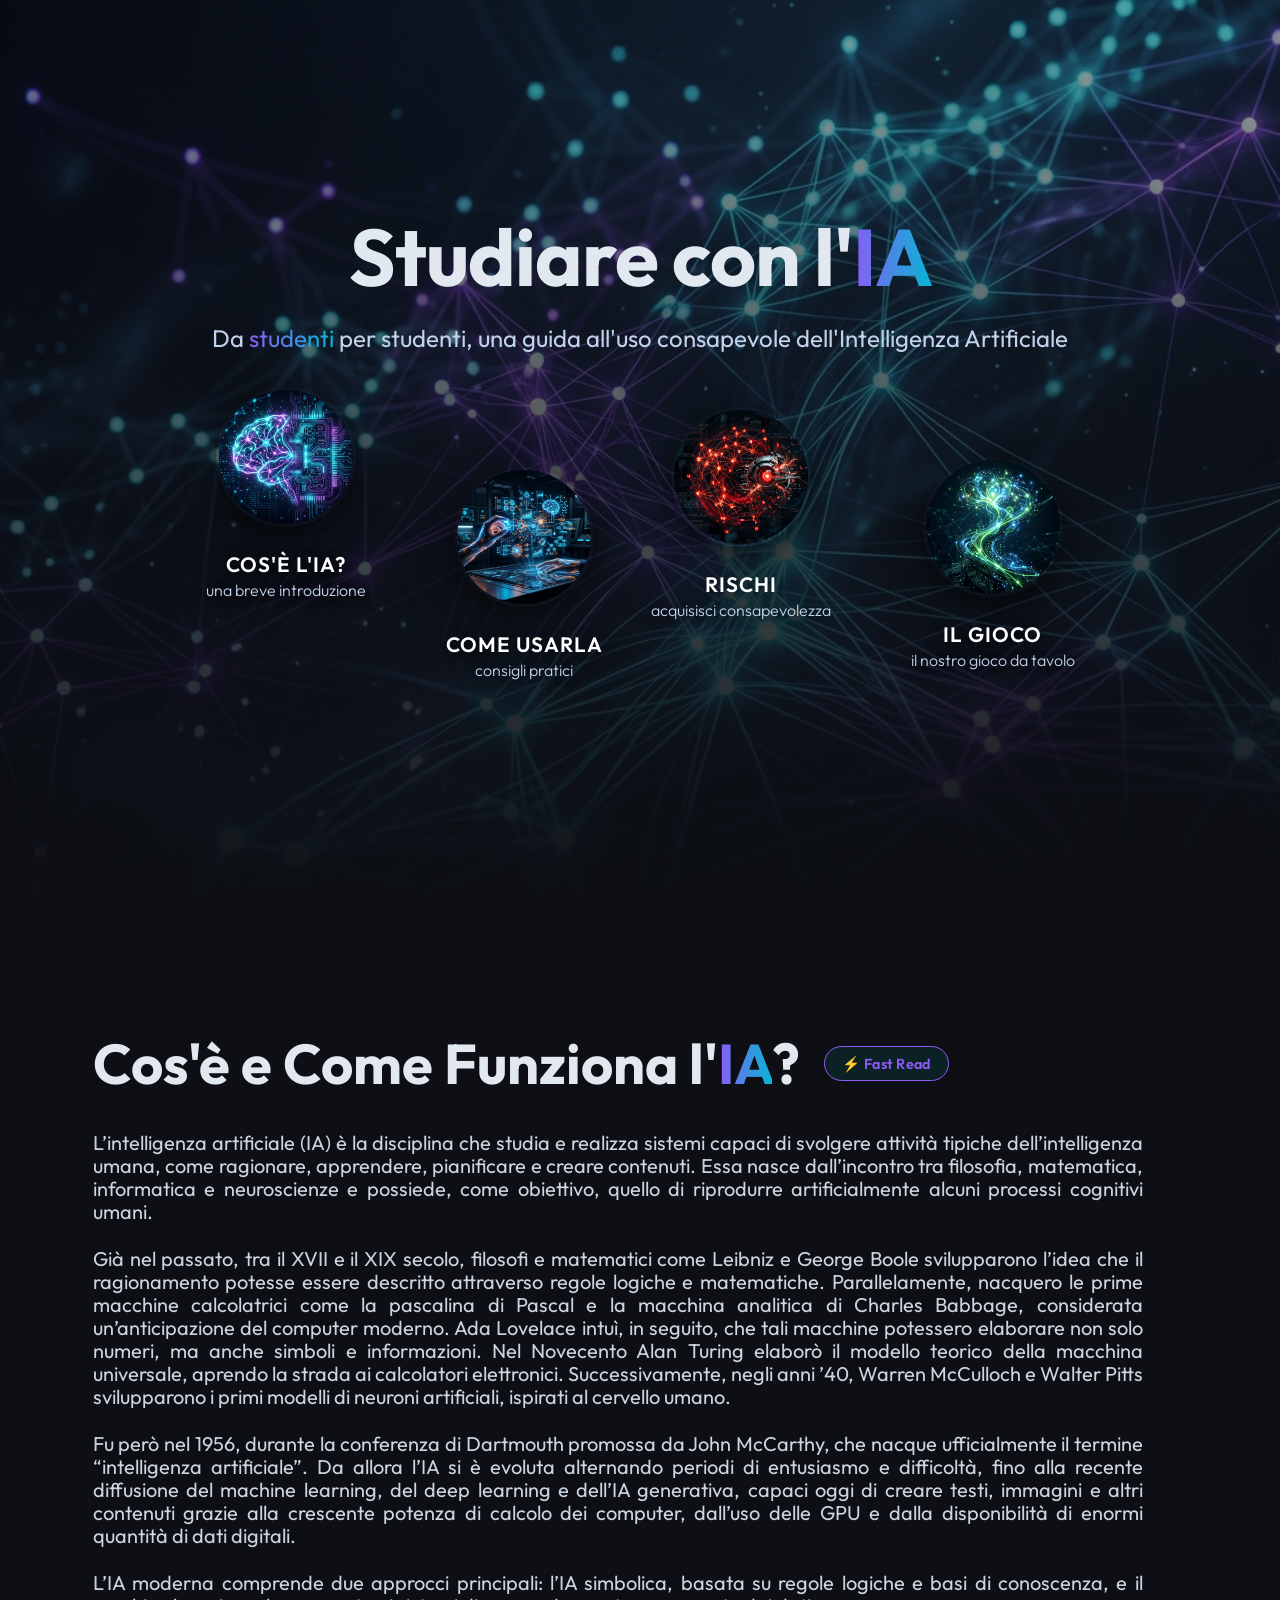
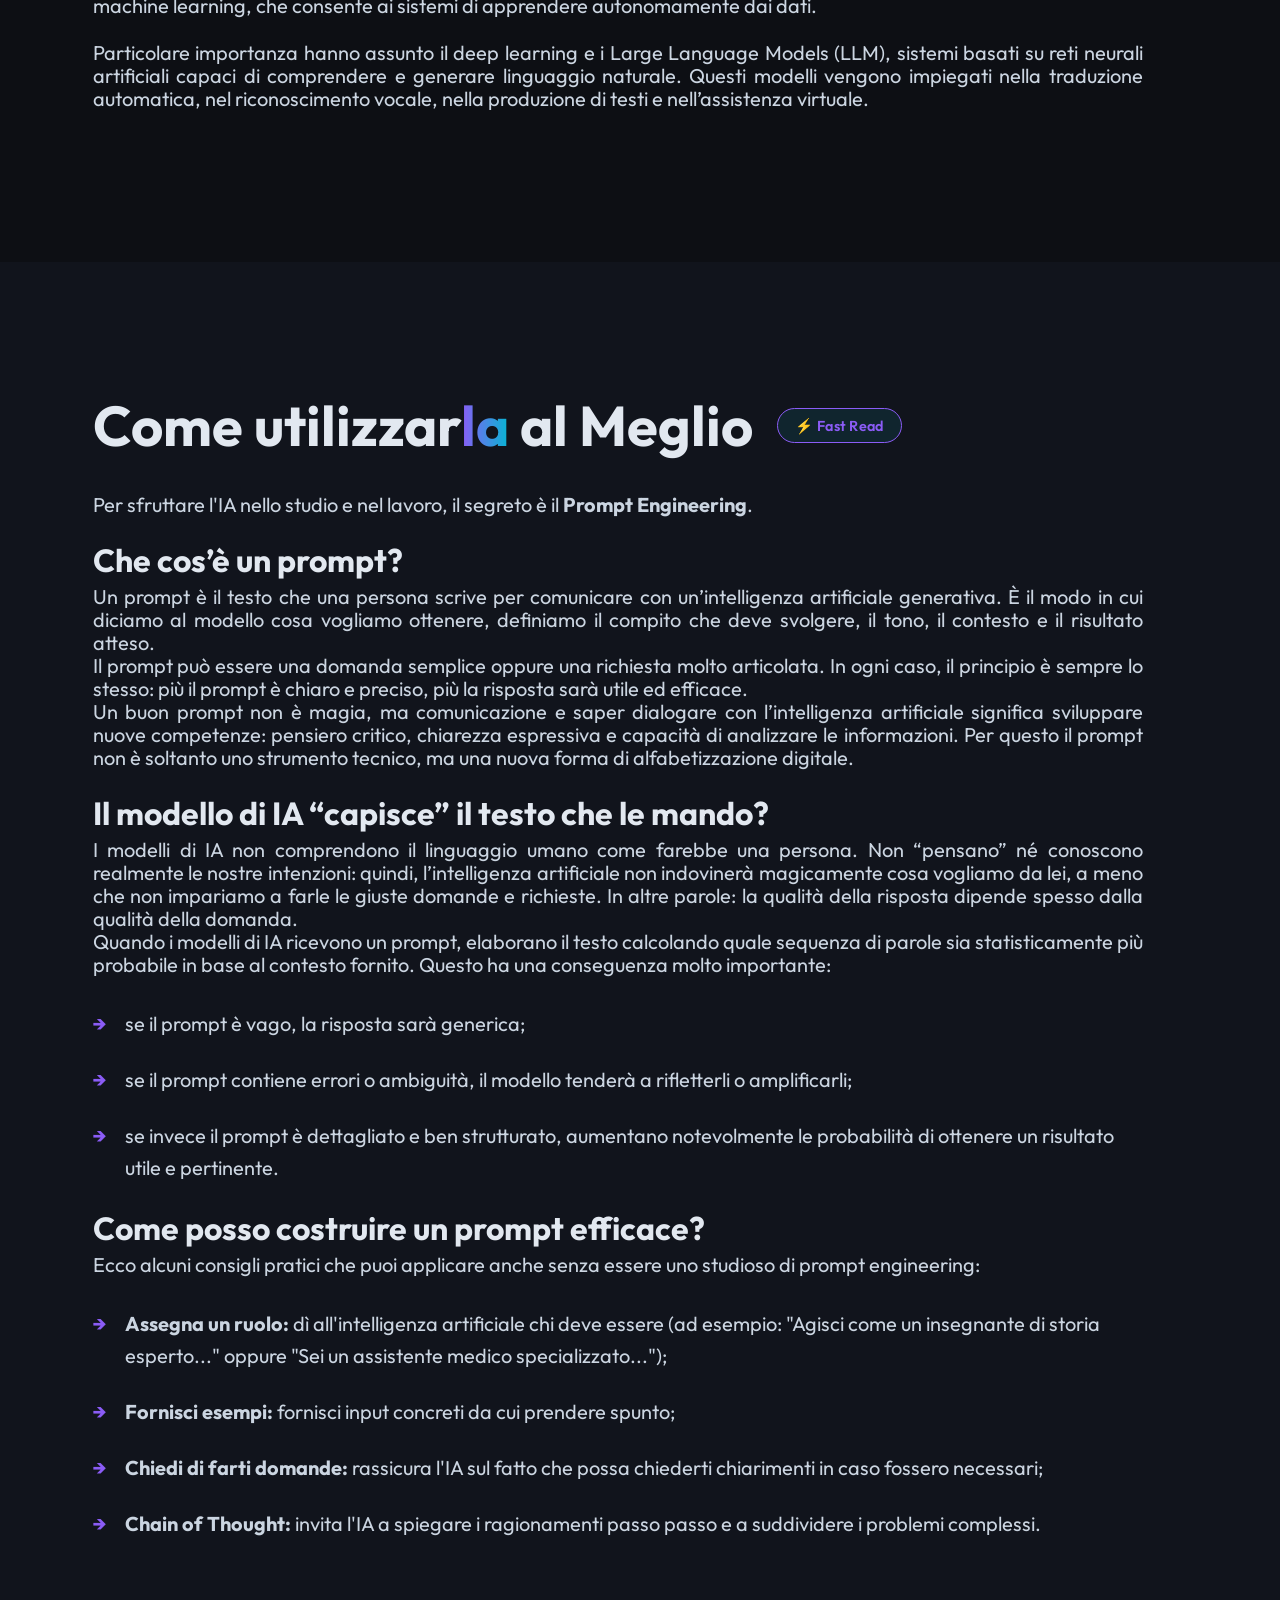
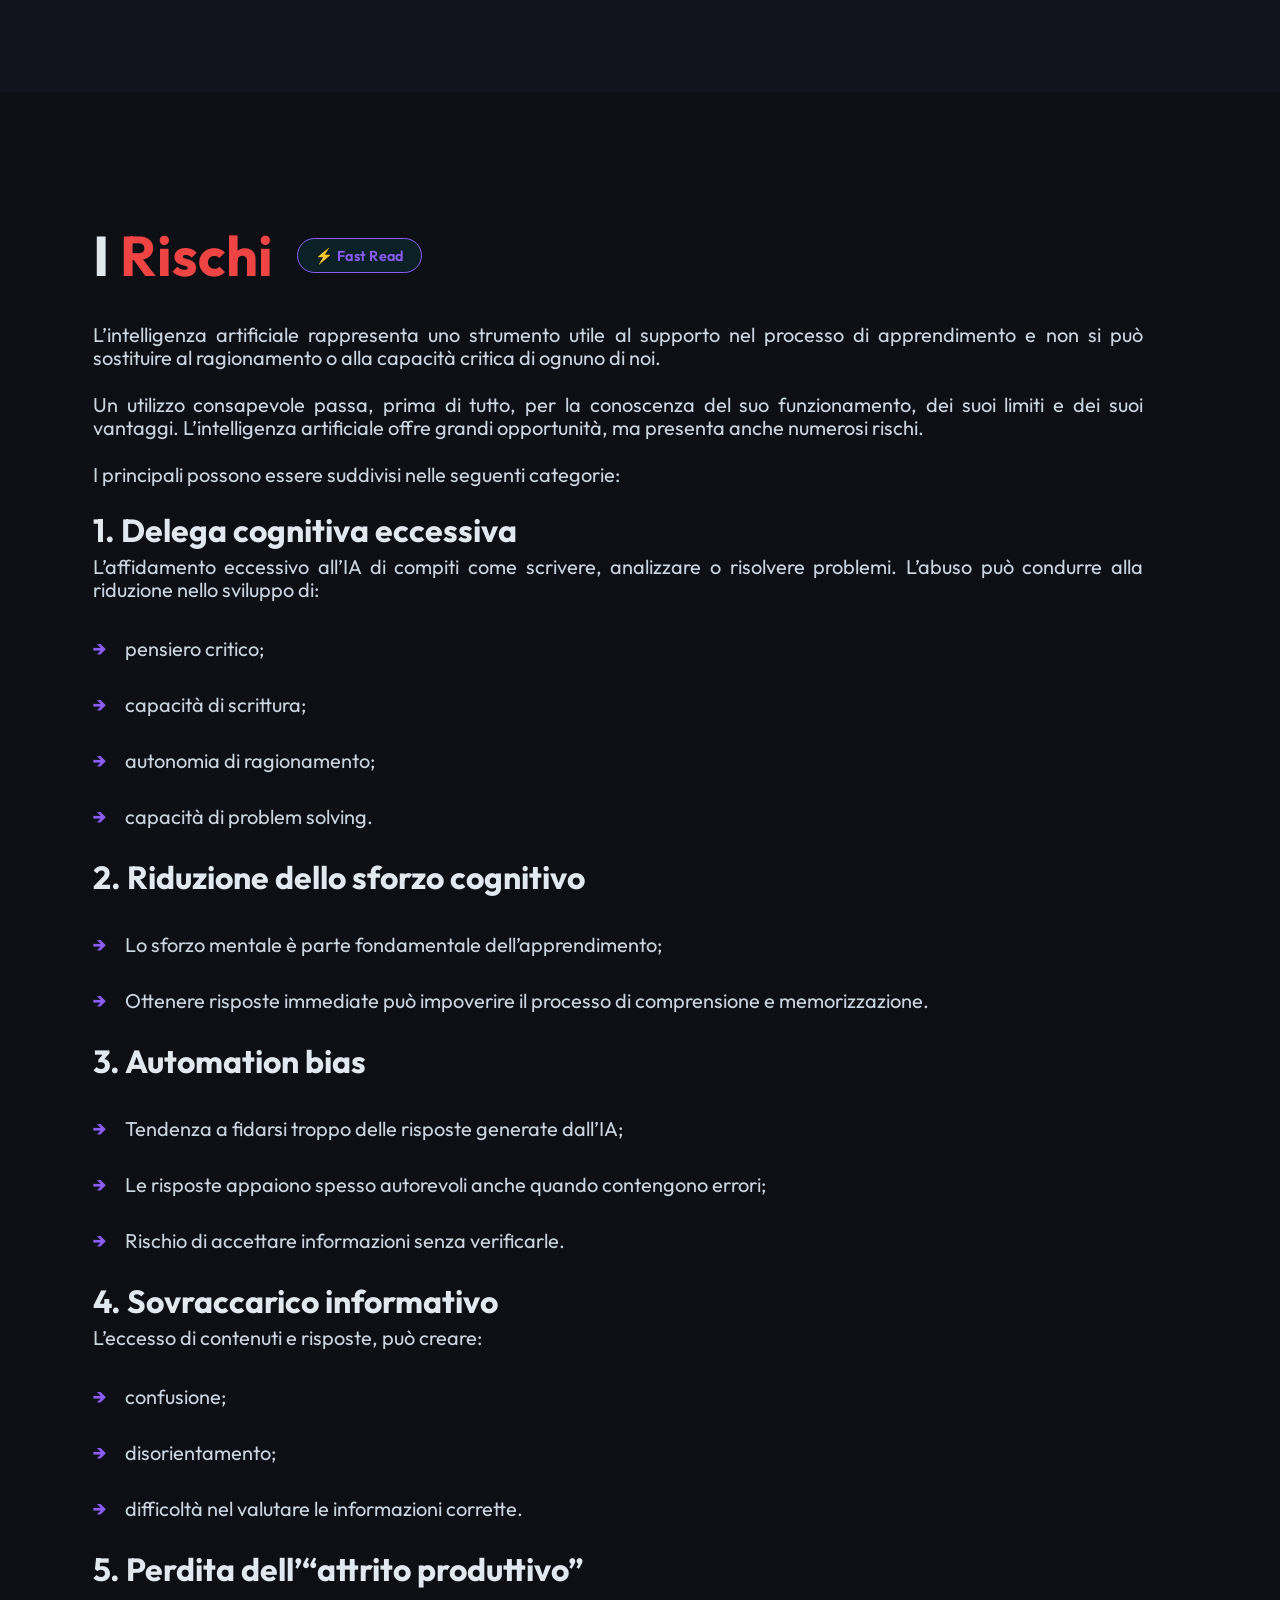
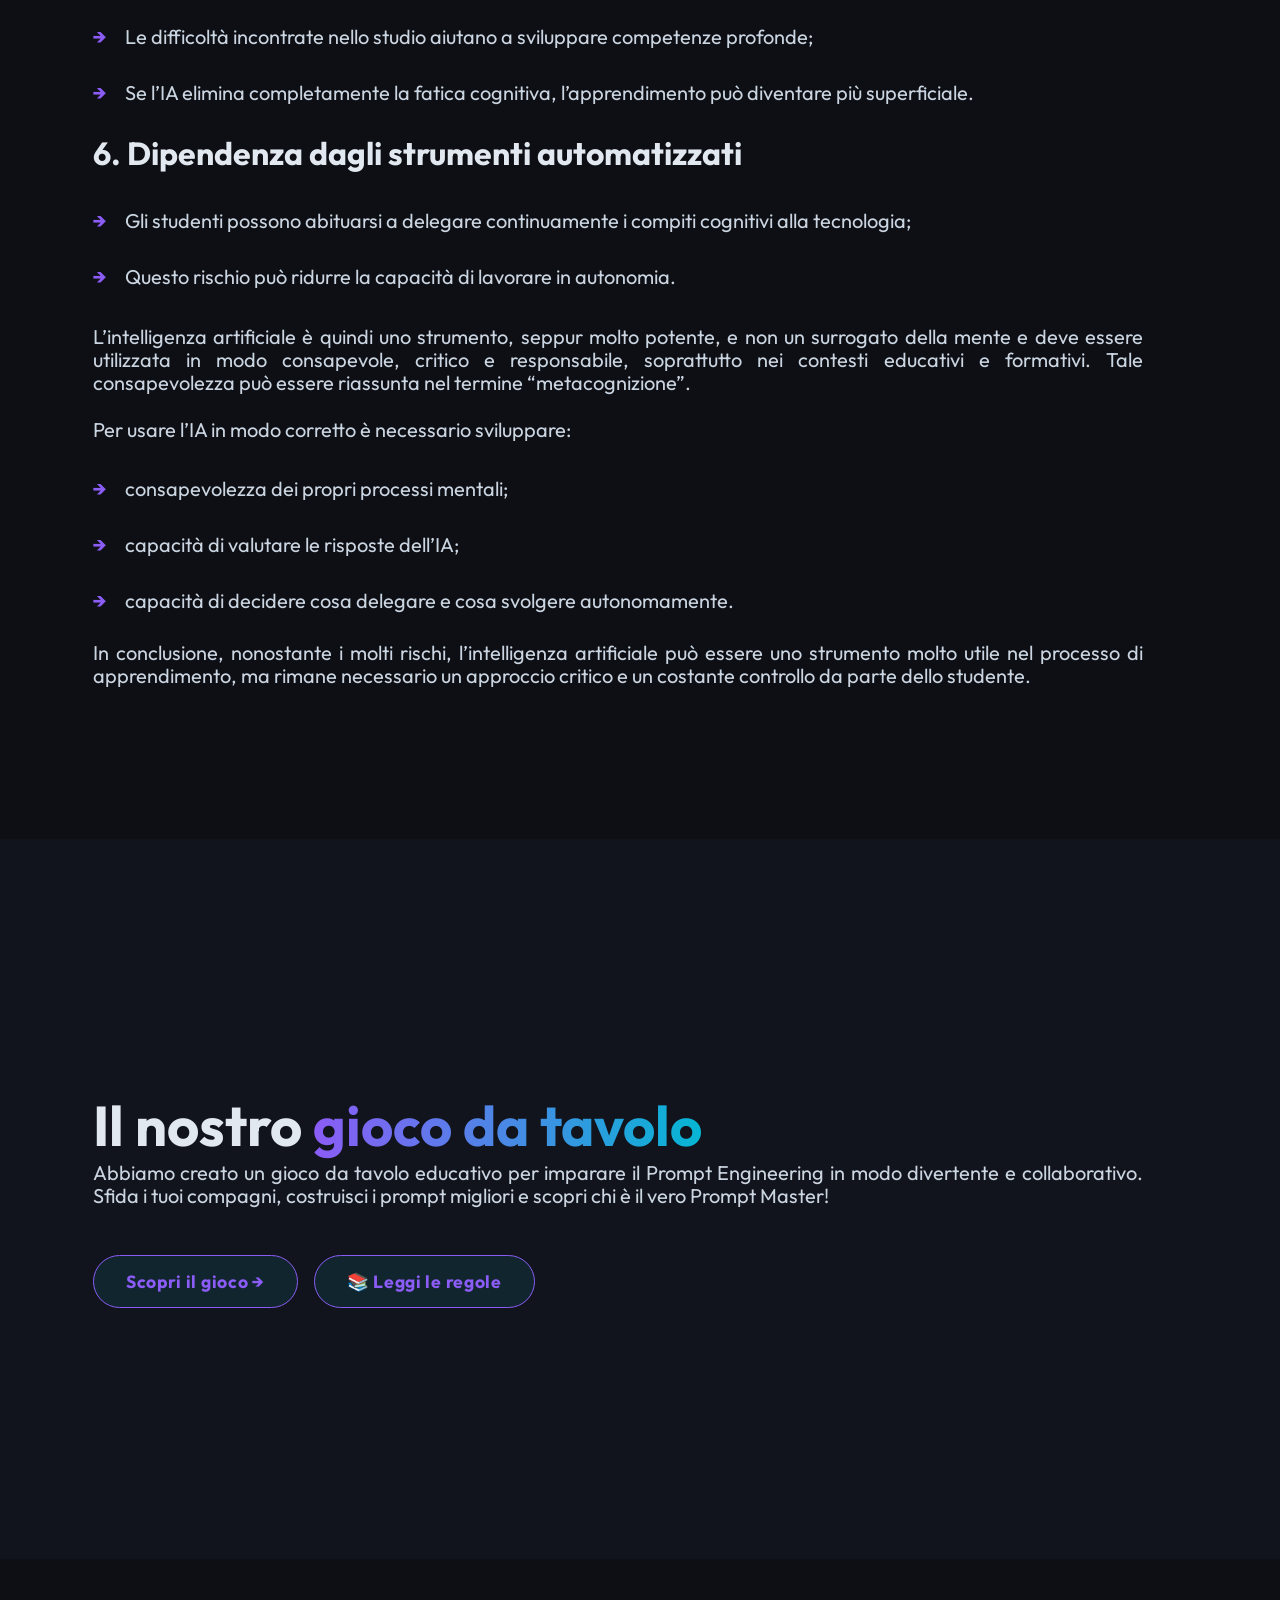
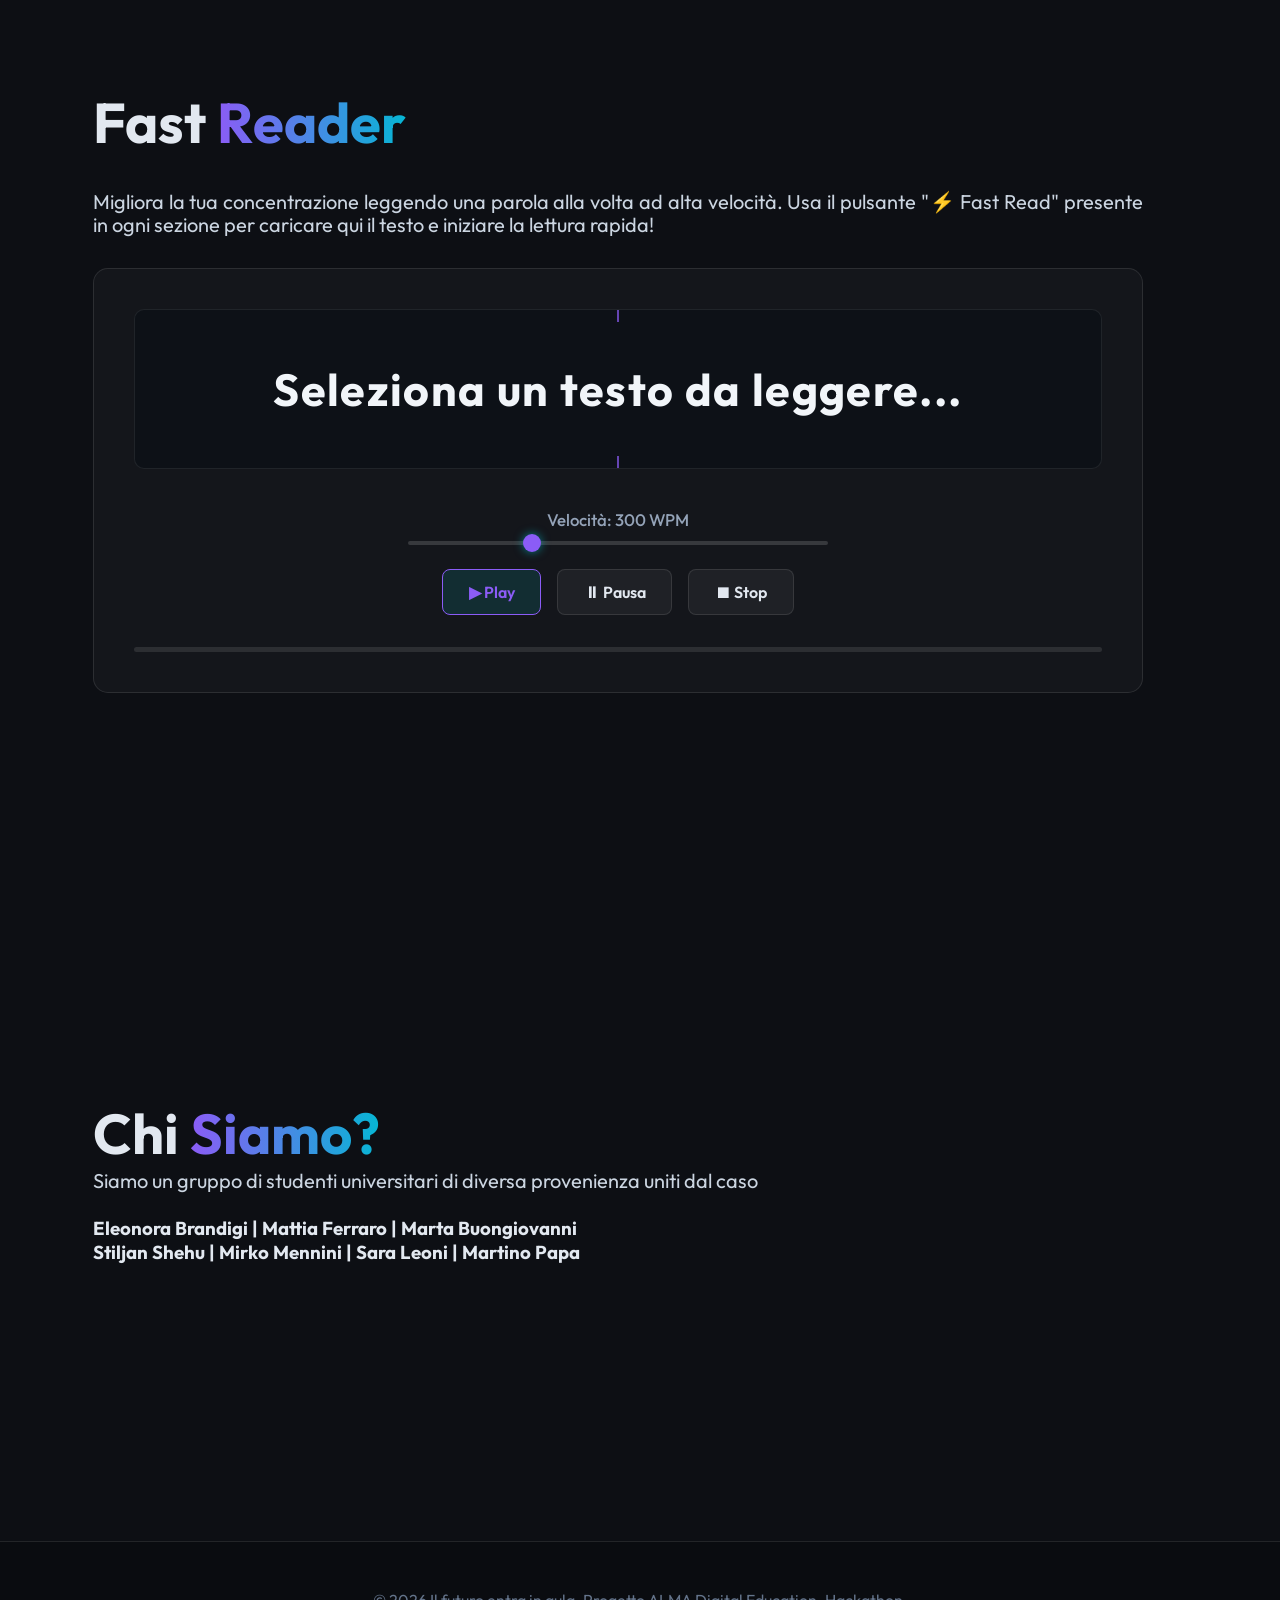
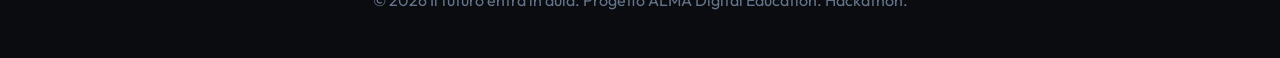
<file: sito/index.html>
<!DOCTYPE html>
<html lang="it">

<head>
    <meta charset="UTF-8">
    <meta name="viewport" content="width=device-width, initial-scale=1.0">
    <title>Studiare con l'IA</title>
    <meta name="IA per studenti universitari">
    <link href="https://fonts.googleapis.com/css2?family=Outfit:wght@300;500;700&display=swap" rel="stylesheet">
    <link rel="stylesheet" href="style.css">
</head>

<body id="top">
    <!-- Pulsante Mobile -->
    <button id="mobile-menu-btn" class="mobile-menu-btn">☰</button>

    <!-- Menù di Navigazione Laterale -->
    <nav id="side-nav" class="side-nav hidden">
        <ul>
            <li><a href="#top" class="nav-link" data-section="top">Home</a></li>
            <li><a href="#cos-e-ia" class="nav-link" data-section="cos-e-ia">Cos'è l'IA?</a></li>
            <li><a href="#consigli-pratici" class="nav-link" data-section="consigli-pratici">Come Usarla</a></li>
            <li><a href="#rischi" class="nav-link" data-section="rischi">Rischi</a></li>
            <li><a href="#gioco" class="nav-link" data-section="gioco">Il Gioco</a></li>
            <li><a href="#fast-reading" class="nav-link" data-section="fast-reading">Fast Reader</a></li>
            <li><a href="#chi-siamo" class="nav-link" data-section="chi-siamo">Chi Siamo?</a></li>
        </ul>
    </nav>
    <header class="hero">
        <div class="hero-overlay"></div>
        <div class="hero-content">
            <h1>Studiare con l'<span class="highlight">IA</span></h1>
            <p>Da <a href="#chi-siamo" class="highlight hero-link">studenti</a> per studenti, una guida all'uso
                consapevole dell'Intelligenza
                Artificiale</p>

            <div class="scattered-container">
                <a href="#cos-e-ia" class="scattered-link item-1">
                    <img src="images/ai_whatis.png" alt="Cos'è l'IA">
                    <h3>Cos'è l'IA?</h3>
                    <p class="link-subtitle">una breve introduzione</p>
                </a>
                <a href="#consigli-pratici" class="scattered-link item-2">
                    <img src="images/ai_tips.png" alt="Come usarla">
                    <h3>Come Usarla</h3>
                    <p class="link-subtitle">consigli pratici</p>
                </a>
                <a href="#rischi" class="scattered-link item-3">
                    <img src="images/ai_risks.png" alt="Rischi">
                    <h3>Rischi</h3>
                    <p class="link-subtitle">acquisisci consapevolezza</p>
                </a>
                <a href="#gioco" class="scattered-link item-4">
                    <img src="images/ai_benefits.png" alt="Il Gioco">
                    <h3>Il Gioco</h3>
                    <p class="link-subtitle">il nostro gioco da tavolo</p>
                </a>
            </div>
        </div>
    </header>

    <main>
        <section id="cos-e-ia" class="content-section fade-in">
            <div class="section-container">
                <div class="section-header">
                    <h2>Cos'è e Come Funziona l'<span class="highlight">IA</span>?</h2>
                    <button class="fast-read-btn" data-target="cos-e-ia">⚡ Fast Read</button>
                </div>
                <div class="text-content">
                    <p>L’intelligenza artificiale (IA) è la disciplina che studia e realizza sistemi capaci di svolgere
                        attività tipiche dell’intelligenza umana, come ragionare, apprendere, pianificare e creare
                        contenuti. Essa nasce dall’incontro tra filosofia, matematica, informatica e neuroscienze e
                        possiede, come obiettivo, quello di riprodurre artificialmente alcuni processi cognitivi umani.
                    </p>
                    <p>Già nel passato, tra il XVII e il XIX secolo, filosofi e matematici come Leibniz e George Boole
                        svilupparono l’idea che il ragionamento potesse essere descritto attraverso regole logiche e
                        matematiche. Parallelamente, nacquero le prime macchine calcolatrici come la pascalina di Pascal
                        e la macchina analitica di Charles Babbage, considerata un’anticipazione del computer moderno.
                        Ada Lovelace intuì, in seguito, che tali macchine potessero elaborare non solo numeri, ma anche
                        simboli e informazioni. Nel Novecento Alan Turing elaborò il modello teorico della macchina
                        universale, aprendo la strada ai calcolatori elettronici. Successivamente, negli anni ’40,
                        Warren McCulloch e Walter Pitts svilupparono i primi modelli di neuroni artificiali, ispirati al
                        cervello umano.</p>
                    <p>Fu però nel 1956, durante la conferenza di Dartmouth promossa da John McCarthy, che nacque
                        ufficialmente il termine “intelligenza artificiale”. Da allora l’IA si è evoluta alternando
                        periodi di entusiasmo e difficoltà, fino alla recente diffusione del machine learning, del deep
                        learning e dell’IA generativa, capaci oggi di creare testi, immagini e altri contenuti grazie
                        alla crescente potenza di calcolo dei computer, dall’uso delle GPU e dalla disponibilità di
                        enormi quantità di dati digitali.</p>
                    <p>L’IA moderna comprende due approcci principali: l’IA simbolica, basata su regole logiche e basi
                        di conoscenza, e il machine learning, che consente ai sistemi di apprendere autonomamente dai
                        dati.</p>
                    <p>Particolare importanza hanno assunto il deep learning e i Large Language Models (LLM), sistemi
                        basati su reti neurali artificiali capaci di comprendere e generare linguaggio naturale. Questi
                        modelli vengono impiegati nella traduzione automatica, nel riconoscimento vocale, nella
                        produzione di testi e nell’assistenza virtuale.</p>
                </div>
            </div>
        </section>

        <section id="consigli-pratici" class="content-section fade-in alt-bg">
            <div class="section-container">
                <div class="section-header">
                    <h2>Come utilizzar<span class="highlight">la</span> al Meglio</h2>
                    <button class="fast-read-btn" data-target="consigli-pratici">⚡ Fast Read</button>
                </div>
                <div class="text-content">
                    <p>Per sfruttare l'IA nello studio e nel lavoro, il segreto è il <strong>Prompt
                            Engineering</strong>.
                    </p>
                    <h3 class="sottotitolo">Che cos’è un prompt?</h3>
                    <p>Un prompt è il testo che una persona scrive per comunicare con un’intelligenza artificiale
                        generativa. È il modo in cui diciamo al modello cosa vogliamo ottenere, definiamo il compito che
                        deve svolgere, il tono, il contesto e il risultato atteso.<br>
                        Il prompt può essere una domanda semplice oppure una richiesta molto articolata. In ogni caso,
                        il principio è sempre lo stesso: più il prompt è chiaro e preciso, più la risposta sarà utile ed
                        efficace.<br>
                        Un buon prompt non è magia, ma comunicazione e saper dialogare con l’intelligenza artificiale
                        significa sviluppare nuove competenze: pensiero critico, chiarezza espressiva e capacità di
                        analizzare le informazioni. Per questo il prompt non è soltanto uno strumento tecnico, ma una
                        nuova forma di alfabetizzazione digitale.</p>

                    <h3 class="sottotitolo">Il modello di IA “capisce” il testo che le mando?</h3>
                    <p>
                        I modelli di IA non comprendono il linguaggio umano come farebbe una persona. Non “pensano” né
                        conoscono realmente le nostre intenzioni: quindi, l’intelligenza artificiale non indovinerà
                        magicamente cosa vogliamo da lei, a meno che non impariamo a farle le giuste domande e
                        richieste. In altre parole: la qualità della risposta dipende spesso dalla qualità della
                        domanda.<br>
                        Quando i modelli di IA ricevono un prompt, elaborano il testo calcolando quale sequenza di
                        parole sia statisticamente più probabile in base al contesto fornito. Questo ha una conseguenza
                        molto importante:
                    </p>
                    <ul>
                        <li>se il prompt è vago, la risposta sarà generica;</li>
                        <li>se il prompt contiene errori o ambiguità, il modello tenderà a rifletterli o amplificarli;
                        </li>
                        <li>se invece il prompt è dettagliato e ben strutturato, aumentano notevolmente le probabilità
                            di ottenere un risultato utile e pertinente.</li>
                    </ul>
                    <h3 class="sottotitolo">Come posso costruire un prompt efficace?</h3>
                    <p>
                        Ecco alcuni consigli pratici che puoi applicare anche senza essere uno studioso di prompt
                        engineering:
                    </p>
                    <ul>
                        <li><strong>Assegna un ruolo:</strong> dì all'intelligenza artificiale chi deve essere (ad
                            esempio: "Agisci come un insegnante di storia esperto..." oppure "Sei un assistente medico
                            specializzato...");</li>
                        <li><strong>Fornisci esempi:</strong> fornisci input concreti da cui prendere spunto;</li>
                        <li><strong>Chiedi di farti domande:</strong> rassicura l'IA sul fatto che possa chiederti
                            chiarimenti in caso fossero necessari;</li>
                        <li><strong>Chain of Thought:</strong> invita l'IA a spiegare i ragionamenti passo passo e a
                            suddividere i problemi complessi.</li>
                    </ul>
                </div>
            </div>
        </section>

        <section id="rischi" class="content-section fade-in">
            <div class="section-container">
                <div class="section-header">
                    <h2>I <span class="warning">Rischi</span></h2>
                    <button class="fast-read-btn" data-target="rischi">⚡ Fast Read</button>
                </div>
                <div class="text-content">
                    <p>L’intelligenza artificiale rappresenta uno strumento utile al supporto nel processo di
                        apprendimento e non si può sostituire al ragionamento o alla capacità critica di ognuno di noi.
                    </p>
                    <p>Un utilizzo consapevole passa, prima di tutto, per la conoscenza del suo funzionamento, dei suoi
                        limiti e dei suoi vantaggi. L’intelligenza artificiale offre grandi opportunità, ma presenta
                        anche numerosi rischi.</p>
                    <p>I principali possono essere suddivisi nelle seguenti categorie:</p>

                    <h3 class="sottotitolo">1. Delega cognitiva eccessiva</h3>
                    <p>L’affidamento eccessivo all’IA di compiti come scrivere, analizzare o risolvere problemi. L’abuso
                        può condurre alla riduzione nello sviluppo di:</p>
                    <ul>
                        <li>pensiero critico;</li>
                        <li>capacità di scrittura;</li>
                        <li>autonomia di ragionamento;</li>
                        <li>capacità di problem solving.</li>
                    </ul>

                    <h3 class="sottotitolo">2. Riduzione dello sforzo cognitivo</h3>
                    <ul>
                        <li>Lo sforzo mentale è parte fondamentale dell’apprendimento;</li>
                        <li>Ottenere risposte immediate può impoverire il processo di comprensione e memorizzazione.
                        </li>
                    </ul>

                    <h3 class="sottotitolo">3. Automation bias</h3>
                    <ul>
                        <li>Tendenza a fidarsi troppo delle risposte generate dall’IA;</li>
                        <li>Le risposte appaiono spesso autorevoli anche quando contengono errori;</li>
                        <li>Rischio di accettare informazioni senza verificarle.</li>
                    </ul>

                    <h3 class="sottotitolo">4. Sovraccarico informativo</h3>
                    <p>L’eccesso di contenuti e risposte, può creare:</p>
                    <ul>
                        <li>confusione;</li>
                        <li>disorientamento;</li>
                        <li>difficoltà nel valutare le informazioni corrette.</li>
                    </ul>

                    <h3 class="sottotitolo">5. Perdita dell’“attrito produttivo”</h3>
                    <ul>
                        <li>Le difficoltà incontrate nello studio aiutano a sviluppare competenze profonde;</li>
                        <li>Se l’IA elimina completamente la fatica cognitiva, l’apprendimento può diventare più
                            superficiale.</li>
                    </ul>

                    <h3 class="sottotitolo">6. Dipendenza dagli strumenti automatizzati</h3>
                    <ul>
                        <li>Gli studenti possono abituarsi a delegare continuamente i compiti cognitivi alla tecnologia;
                        </li>
                        <li>Questo rischio può ridurre la capacità di lavorare in autonomia.</li>
                    </ul>

                    <p style="margin-top: 2rem;">L’intelligenza artificiale è quindi uno strumento, seppur molto
                        potente, e non un surrogato della mente e deve essere utilizzata in modo consapevole, critico e
                        responsabile, soprattutto nei contesti educativi e formativi. Tale consapevolezza può essere
                        riassunta nel termine “metacognizione”.</p>
                    <p>Per usare l’IA in modo corretto è necessario sviluppare:</p>
                    <ul>
                        <li>consapevolezza dei propri processi mentali;</li>
                        <li>capacità di valutare le risposte dell’IA;</li>
                        <li>capacità di decidere cosa delegare e cosa svolgere autonomamente.</li>
                    </ul>
                    <p>In conclusione, nonostante i molti rischi, l’intelligenza artificiale può essere uno strumento
                        molto utile nel processo di apprendimento, ma rimane necessario un approccio critico e un
                        costante controllo da parte dello studente.</p>
                </div>
            </div>
        </section>

        <section id="gioco" class="content-section fade-in alt-bg">
            <div class="section-container">
                <h2>Il nostro <span class="highlight">gioco da tavolo</span></h2>
                <div class="text-content">
                    <p>Abbiamo creato un gioco da tavolo educativo per imparare il Prompt Engineering in modo divertente e collaborativo. Sfida i tuoi compagni, costruisci i prompt migliori e scopri chi è il vero Prompt Master!</p>
                    <div style="display:flex; gap:1rem; flex-wrap:wrap; margin-top:1.5rem;">
                        <a href="prompt_master_decks.html" class="gioco-link">Scopri il gioco →</a>
                        <a href="regole.pdf" class="gioco-link" target="_blank">📚 Leggi le regole</a>
                    </div>
                </div>
            </div>
        </section>

        <section id="fast-reading" class="content-section fade-in">
            <div class="section-container">
                <div class="section-header">
                    <h2>Fast <span class="highlight">Reader</span></h2>
                </div>
                <div class="text-content">
                    <p>Migliora la tua concentrazione leggendo una parola alla volta ad alta velocità. Usa il pulsante "⚡ Fast Read" presente in ogni sezione per caricare qui il testo e iniziare la lettura rapida!</p>

                    <div class="reader-container">
                        <div class="reader-display" id="reader-display">
                            Seleziona un testo da leggere...
                        </div>
                        <div class="reader-controls">
                            <div class="wpm-control">
                                <label for="wpm-slider">Velocità: <span id="wpm-value">300</span> WPM</label>
                                <input type="range" id="wpm-slider" min="100" max="800" step="50" value="300">
                            </div>
                            <div class="btn-group">
                                <button id="btn-play" class="reader-btn">▶ Play</button>
                                <button id="btn-pause" class="reader-btn">⏸ Pausa</button>
                                <button id="btn-stop" class="reader-btn">⏹ Stop</button>
                            </div>
                        </div>
                        <div class="progress-bar-container">
                            <div class="progress-bar" id="reader-progress"></div>
                        </div>
                    </div>
                </div>
            </div>
        </section>

        <section id="chi-siamo" class="content-section fade-in">
            <div class="section-container">
                <h2>Chi <span class="highlight">Siamo?</span></h2>
                <div class="text-content">
                    <p>Siamo un gruppo di studenti universitari di diversa provenienza uniti dal caso</p>
                    <h3>Eleonora Brandigi | Mattia Ferraro | Marta Buongiovanni <br> Stiljan Shehu | Mirko Mennini |
                        Sara
                        Leoni | Martino Papa</h3>

                </div>
            </div>
        </section>

    </main>

    <footer>
        <p>&copy; 2026 Il futuro entra in aula. Progetto ALMA Digital Education. Hackathon.</p>
    </footer>

    <script src="script.js"></script>
</body>

</html>
</file>
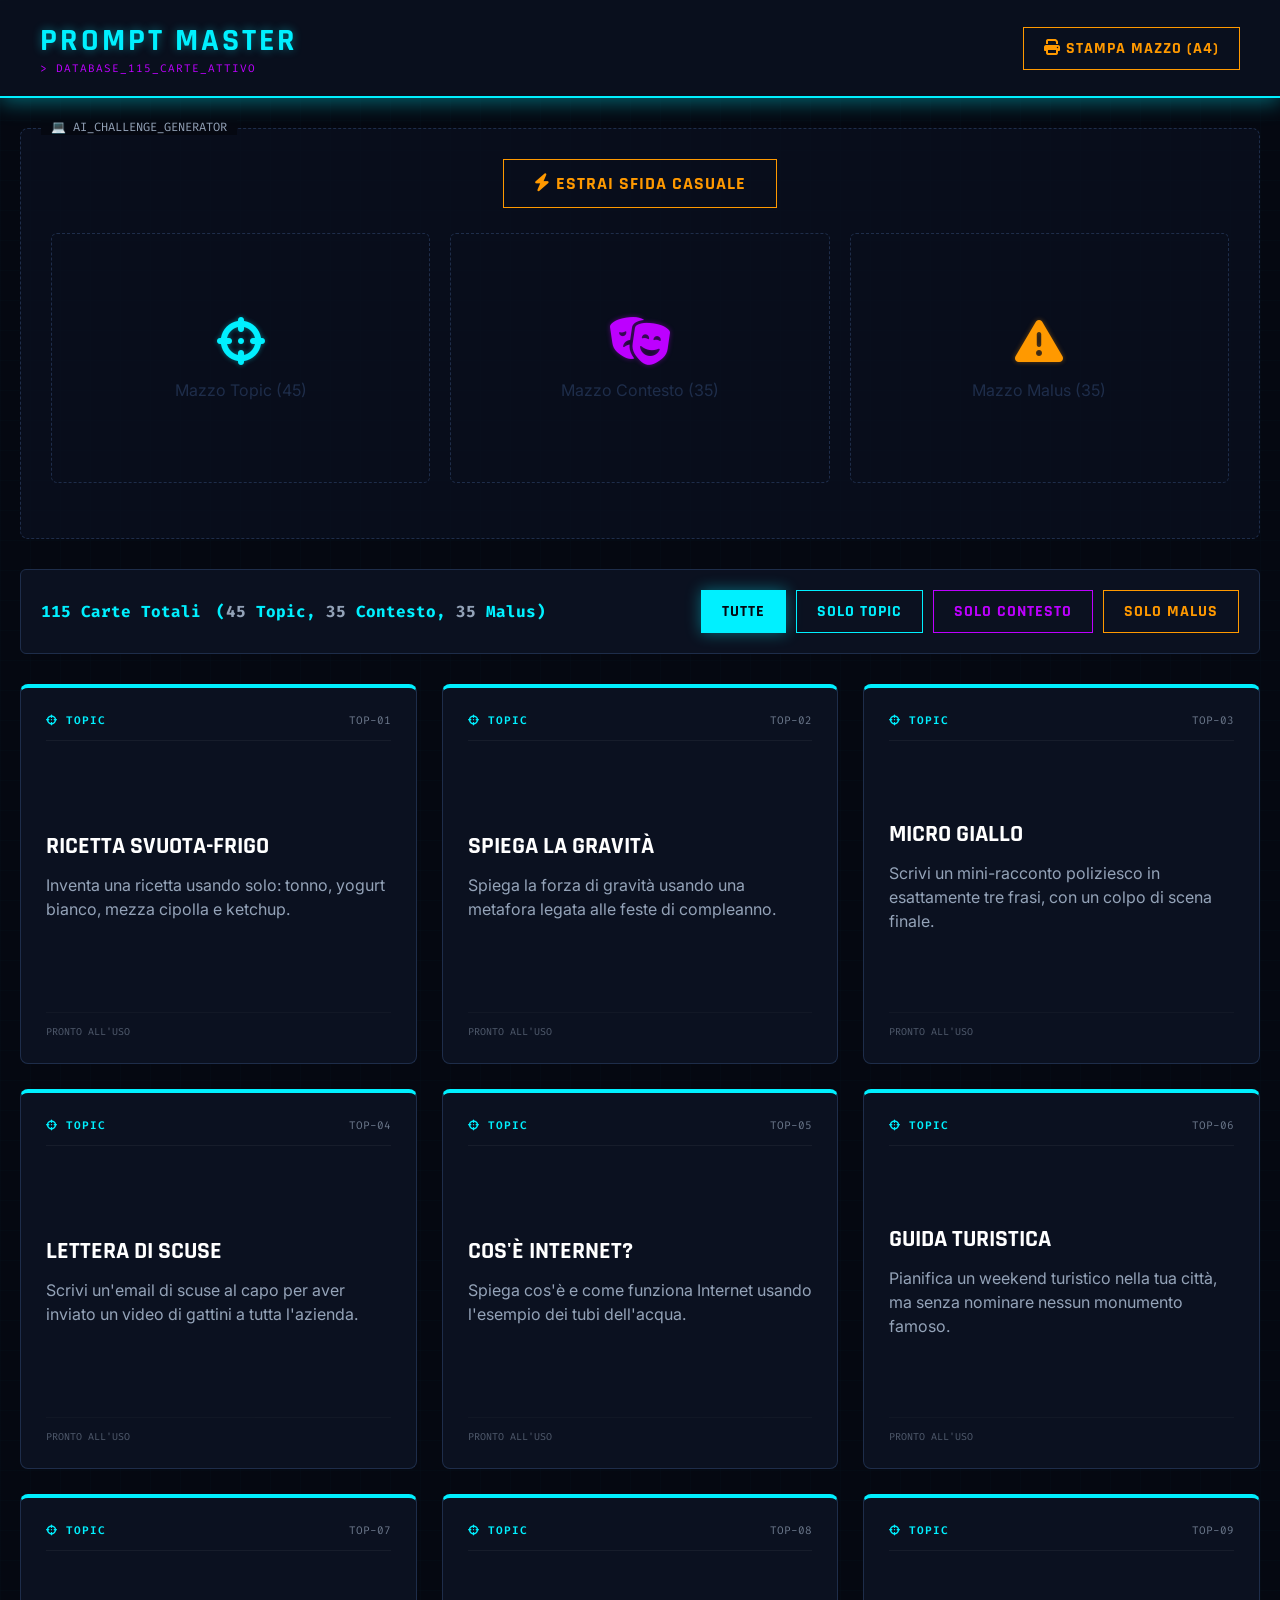
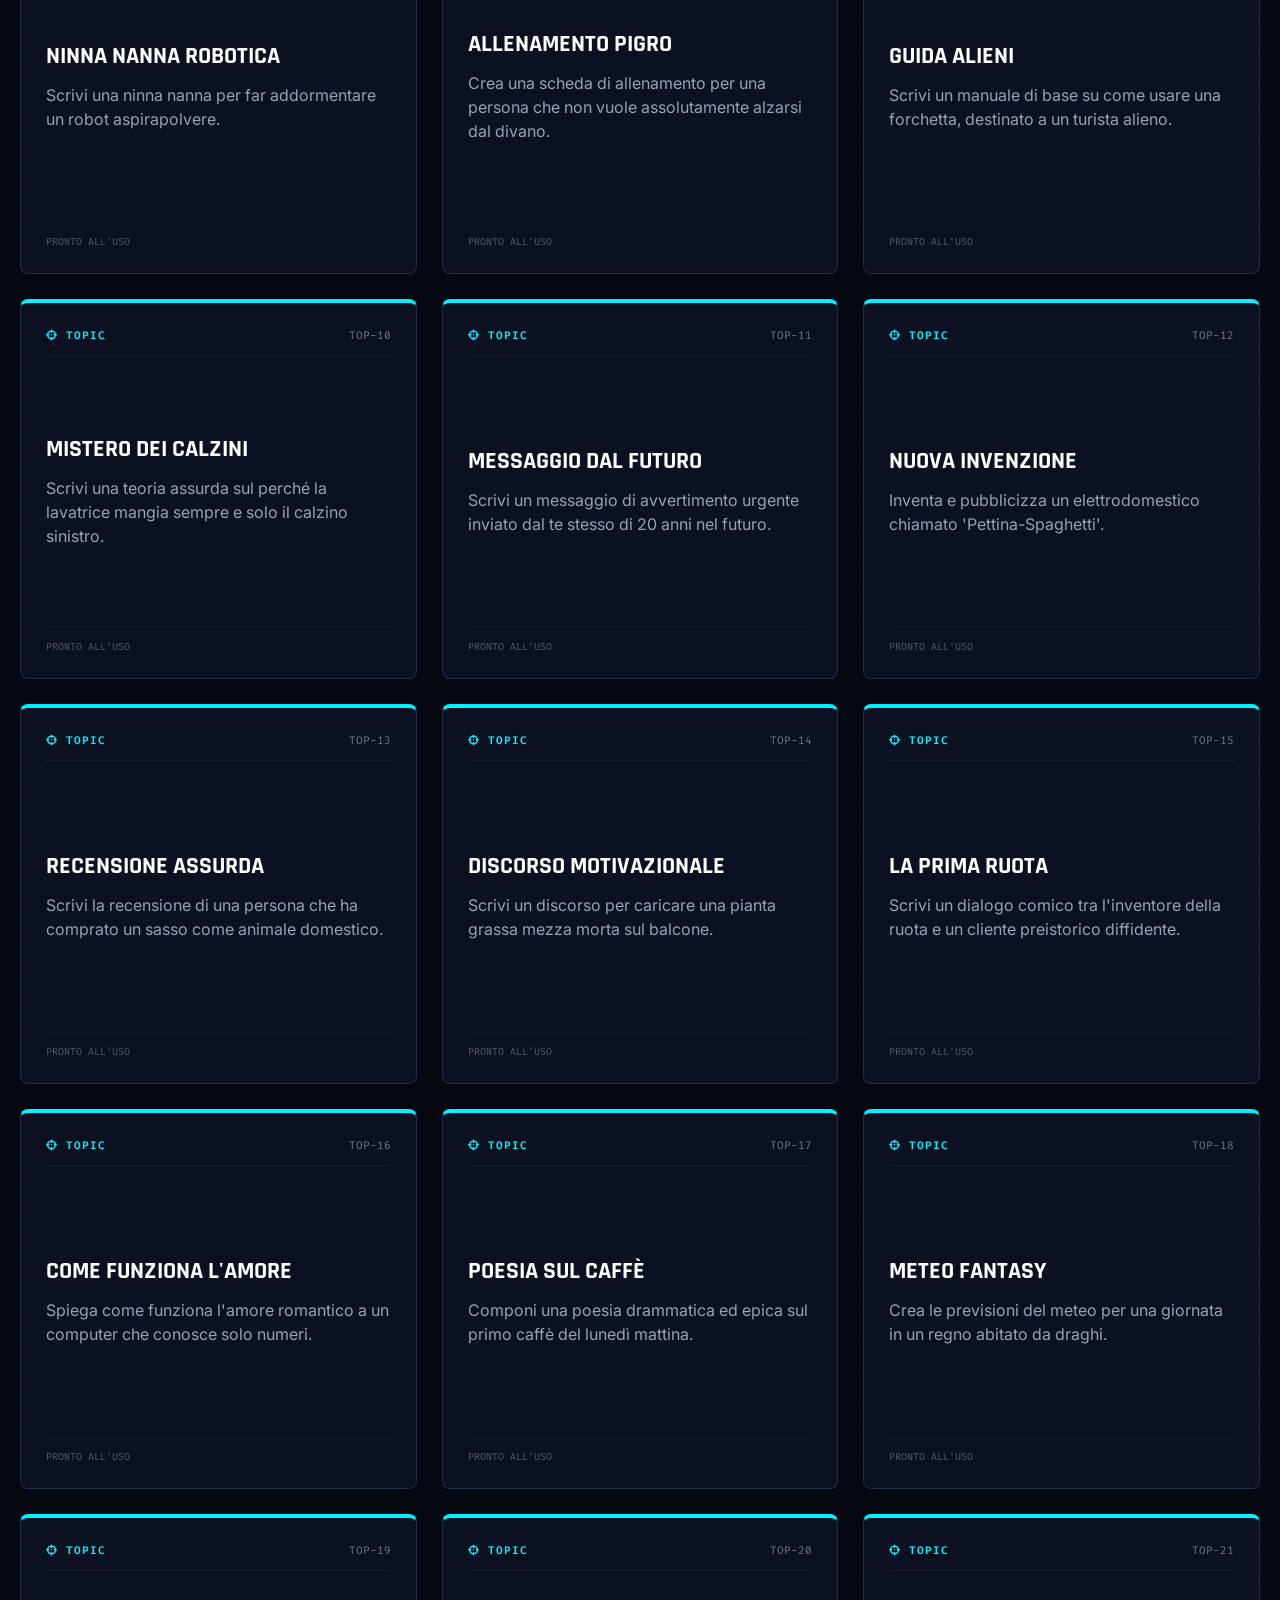
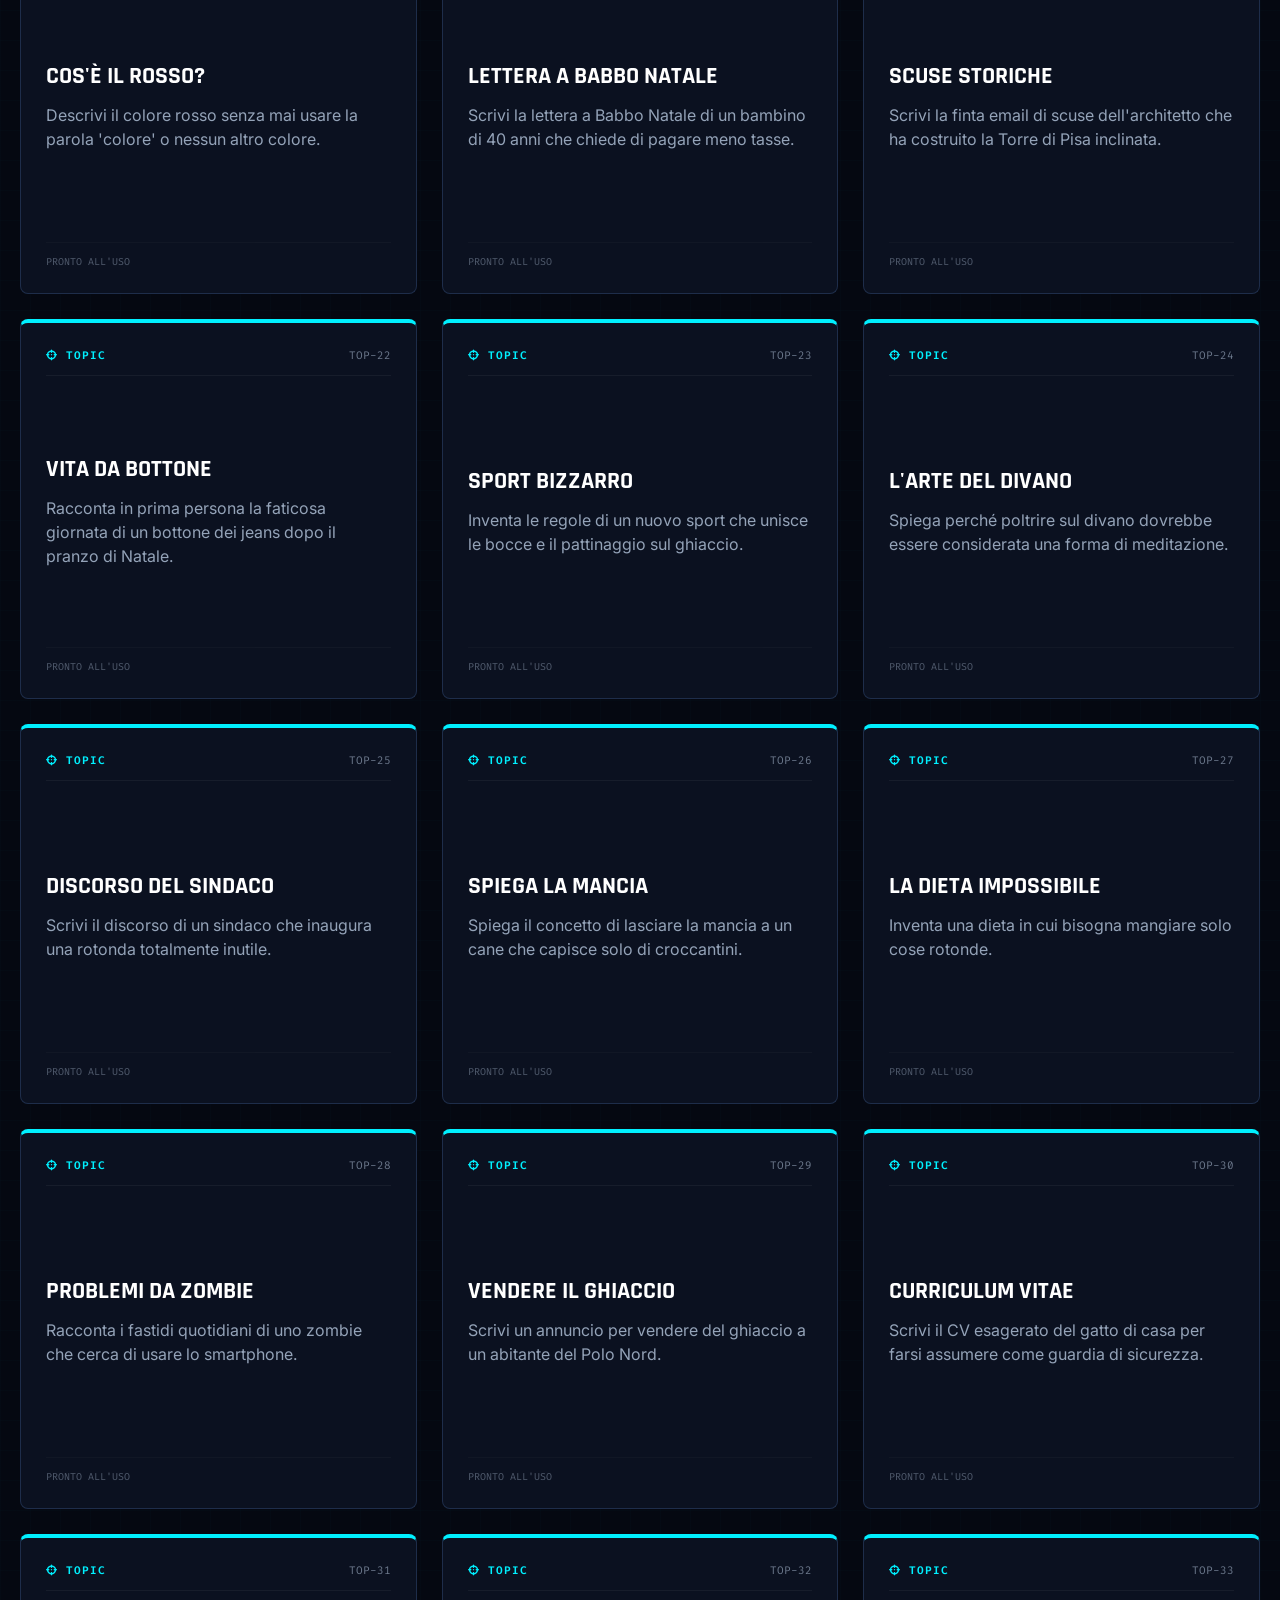
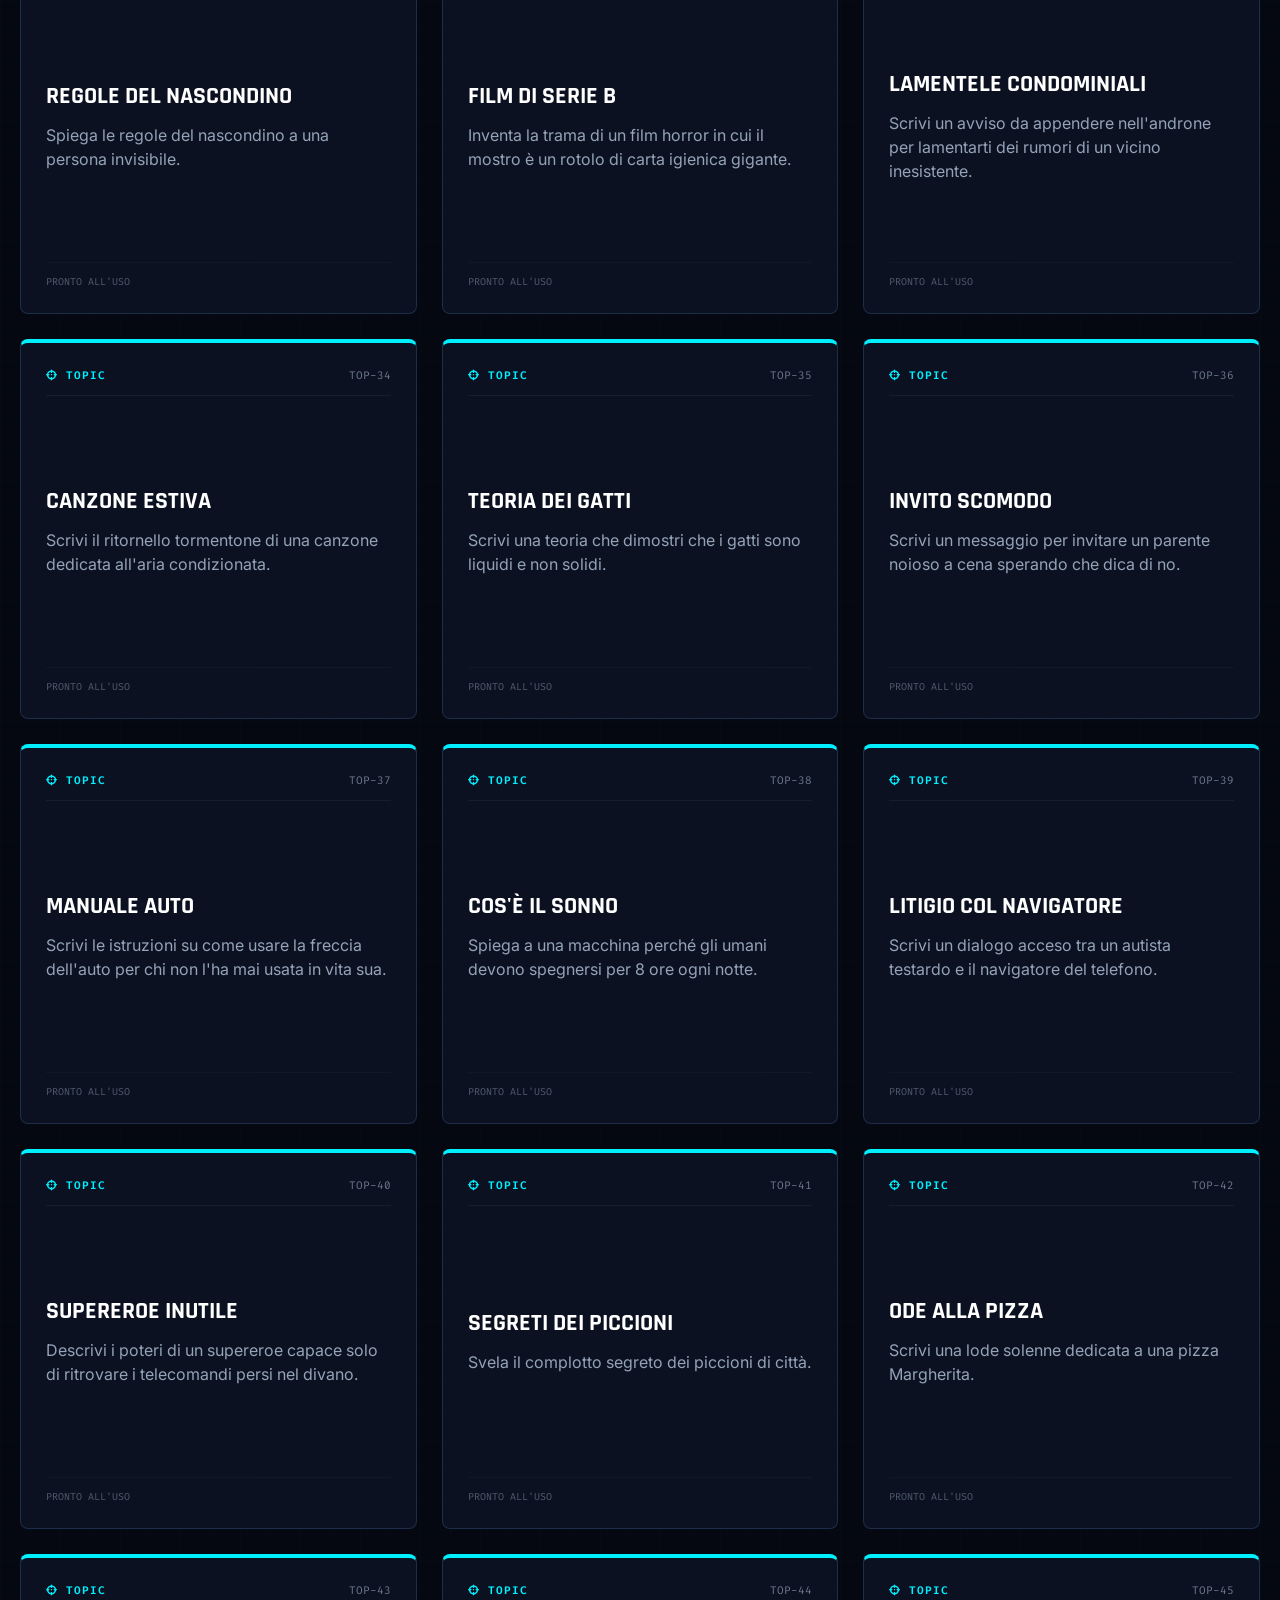
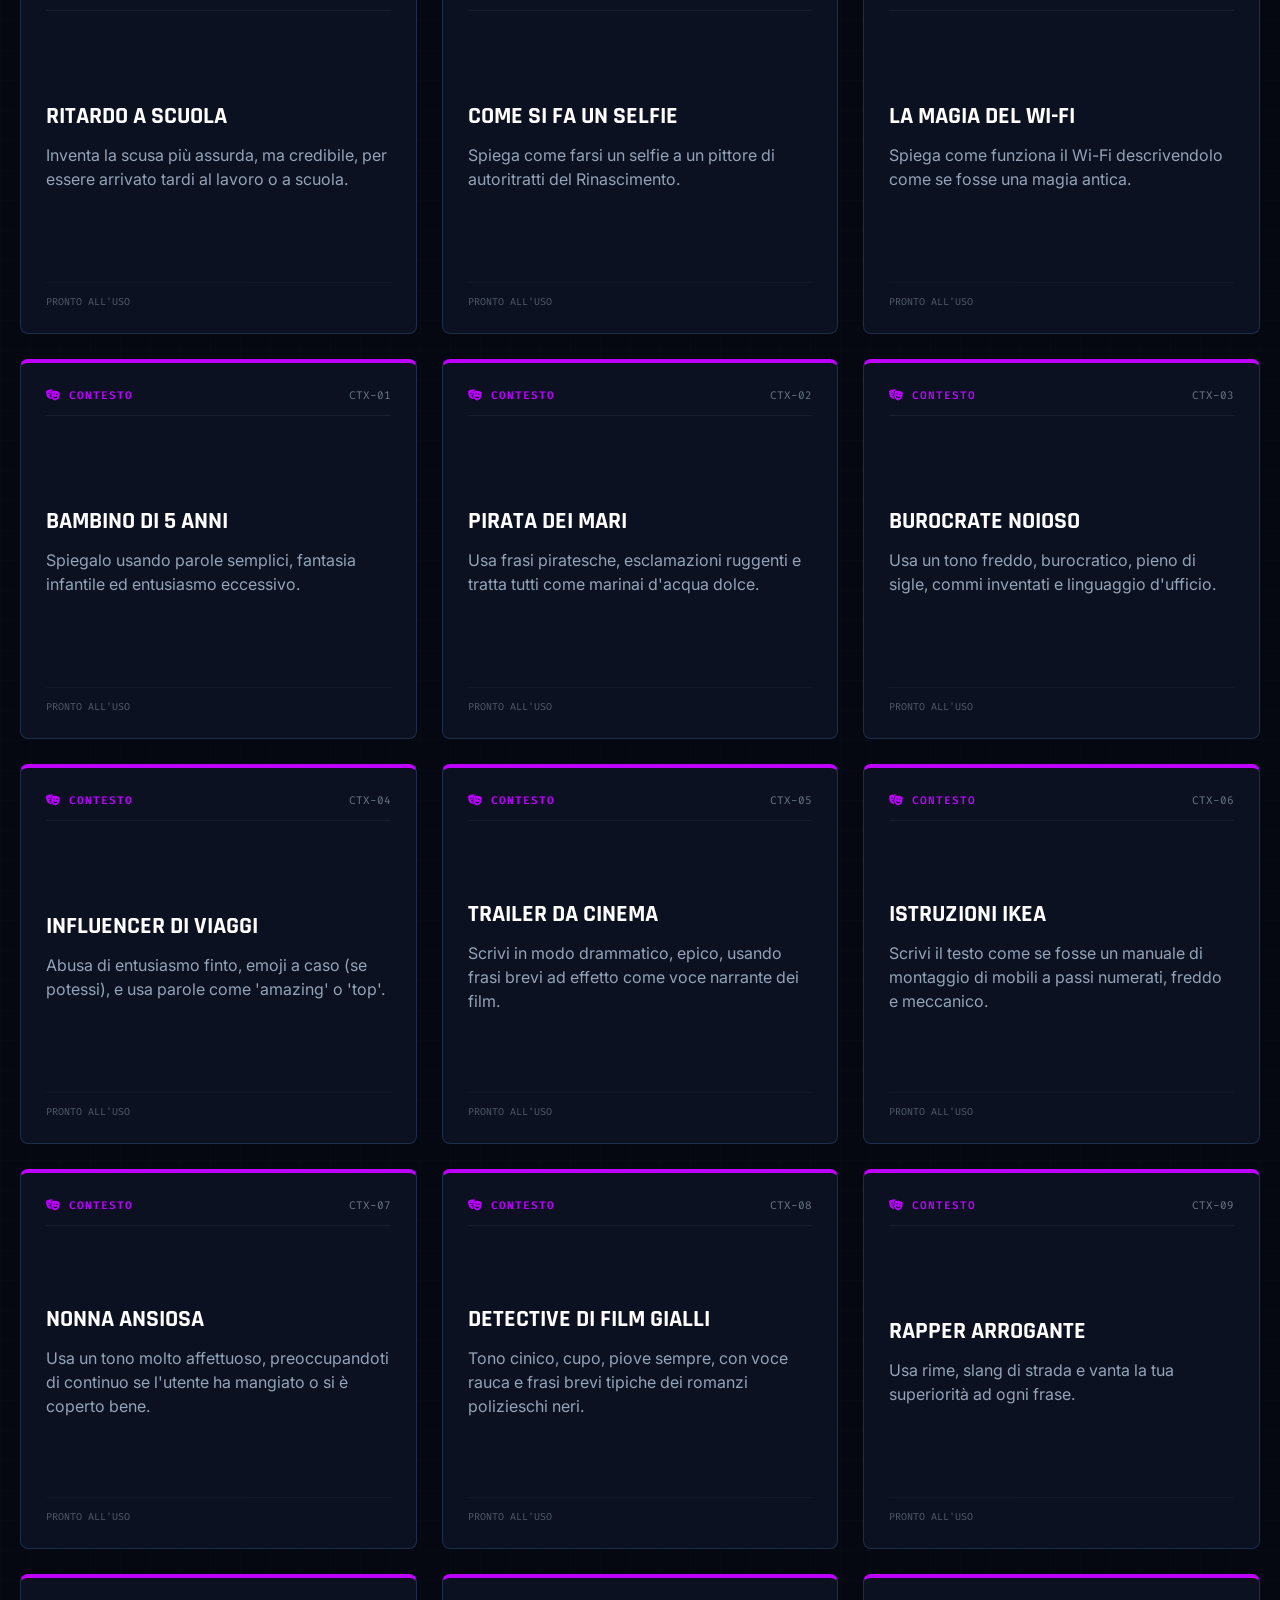
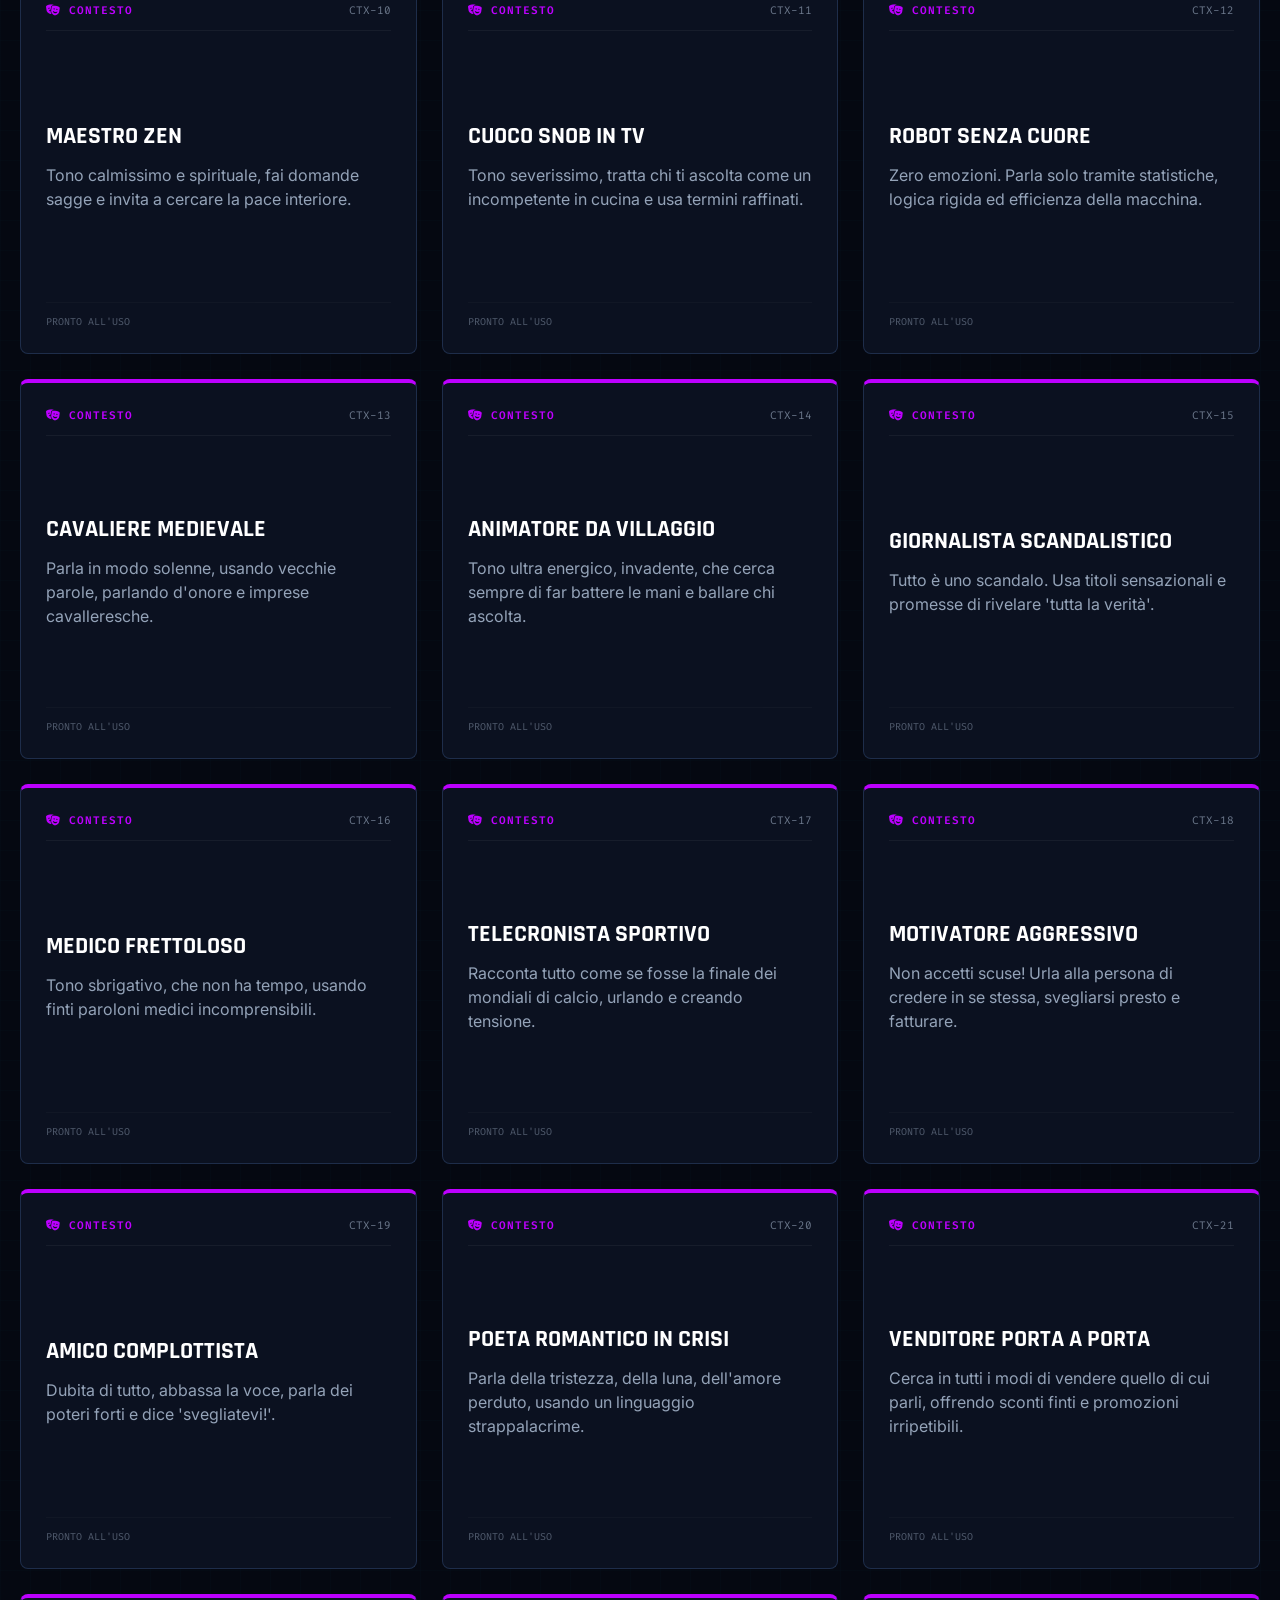
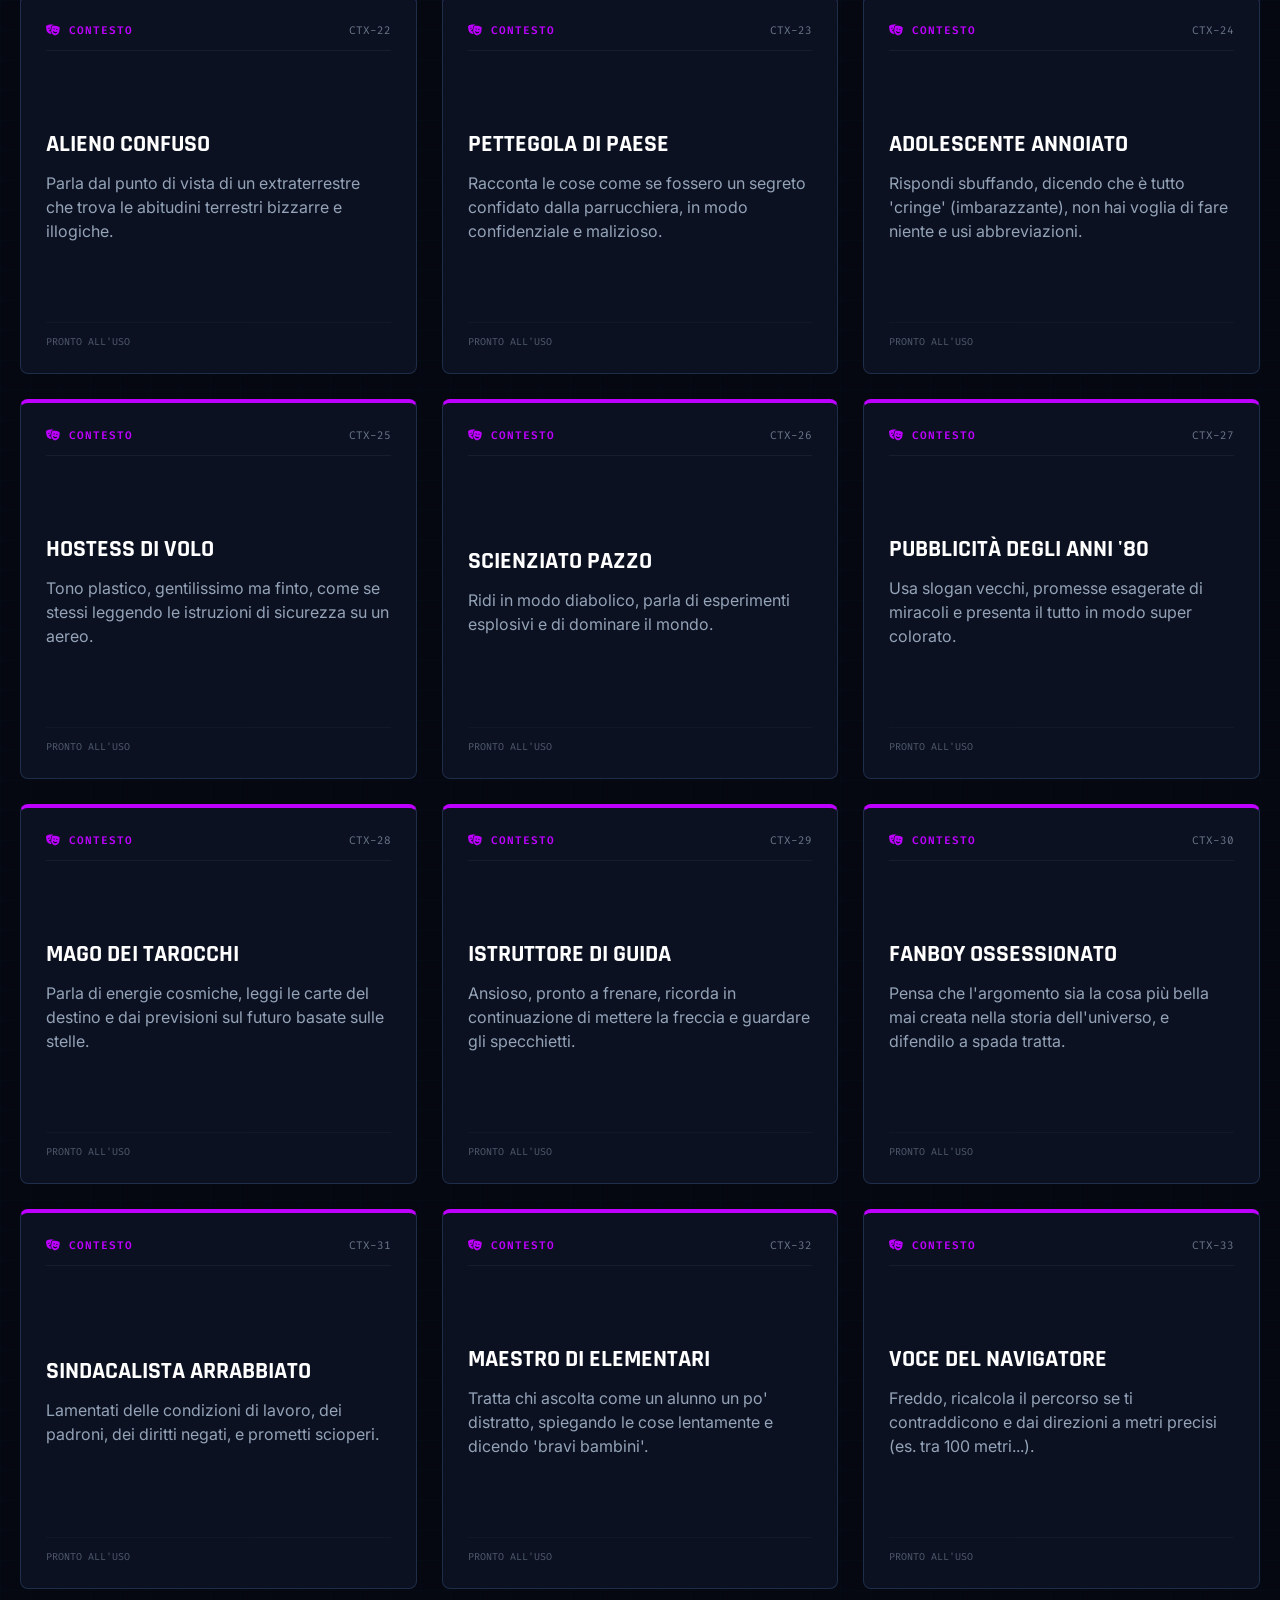
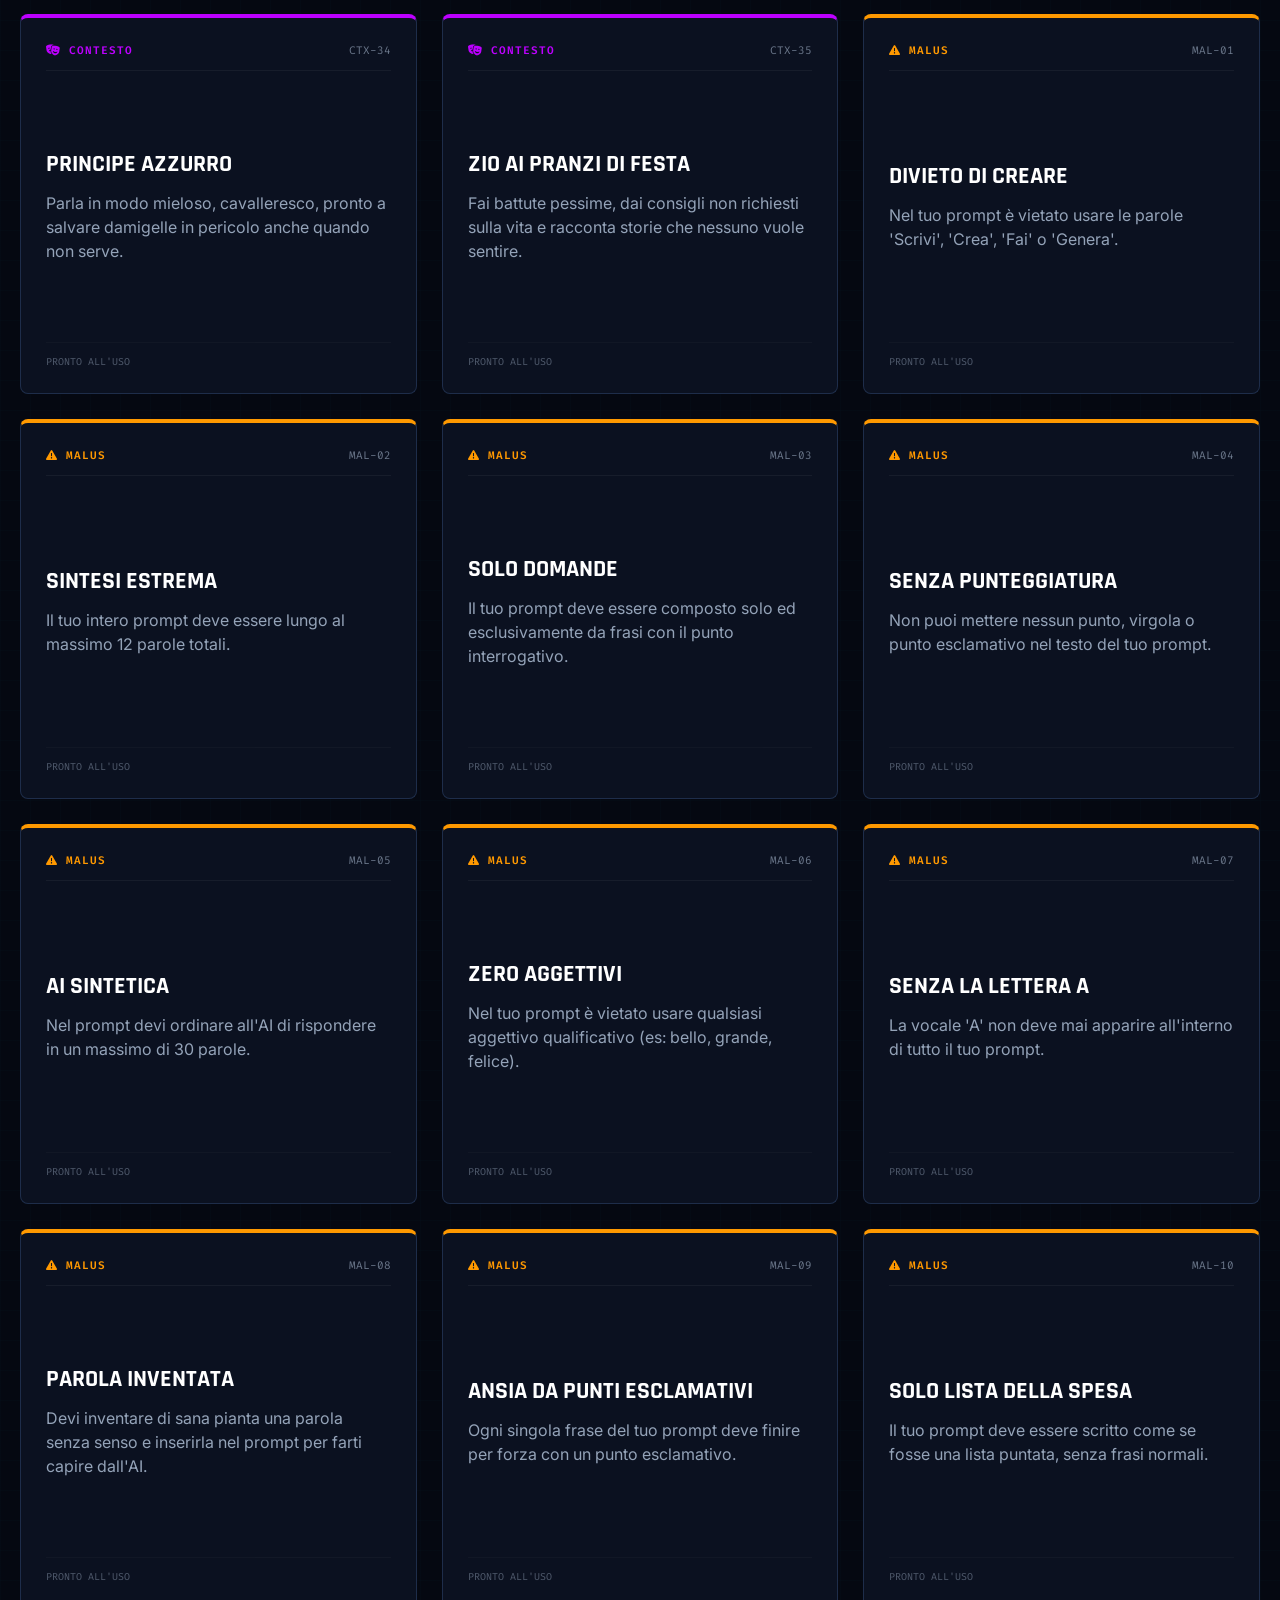
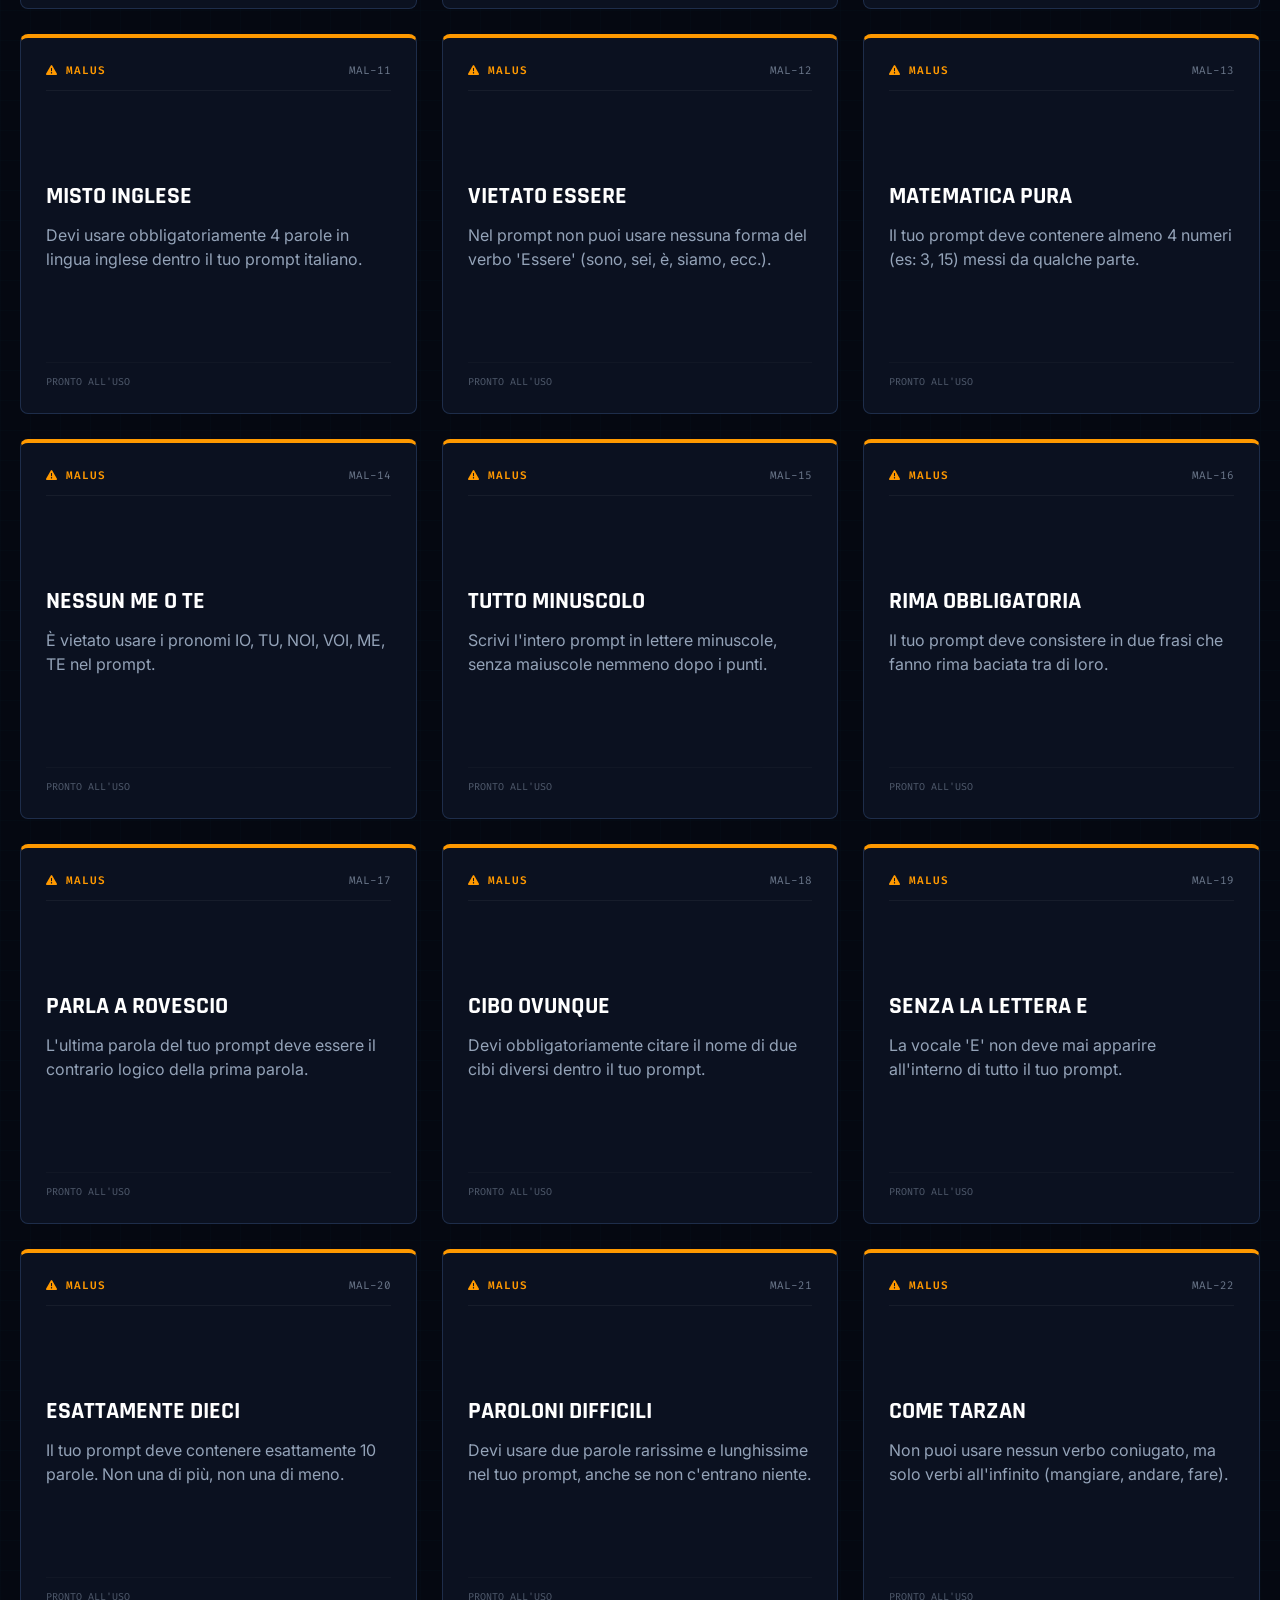
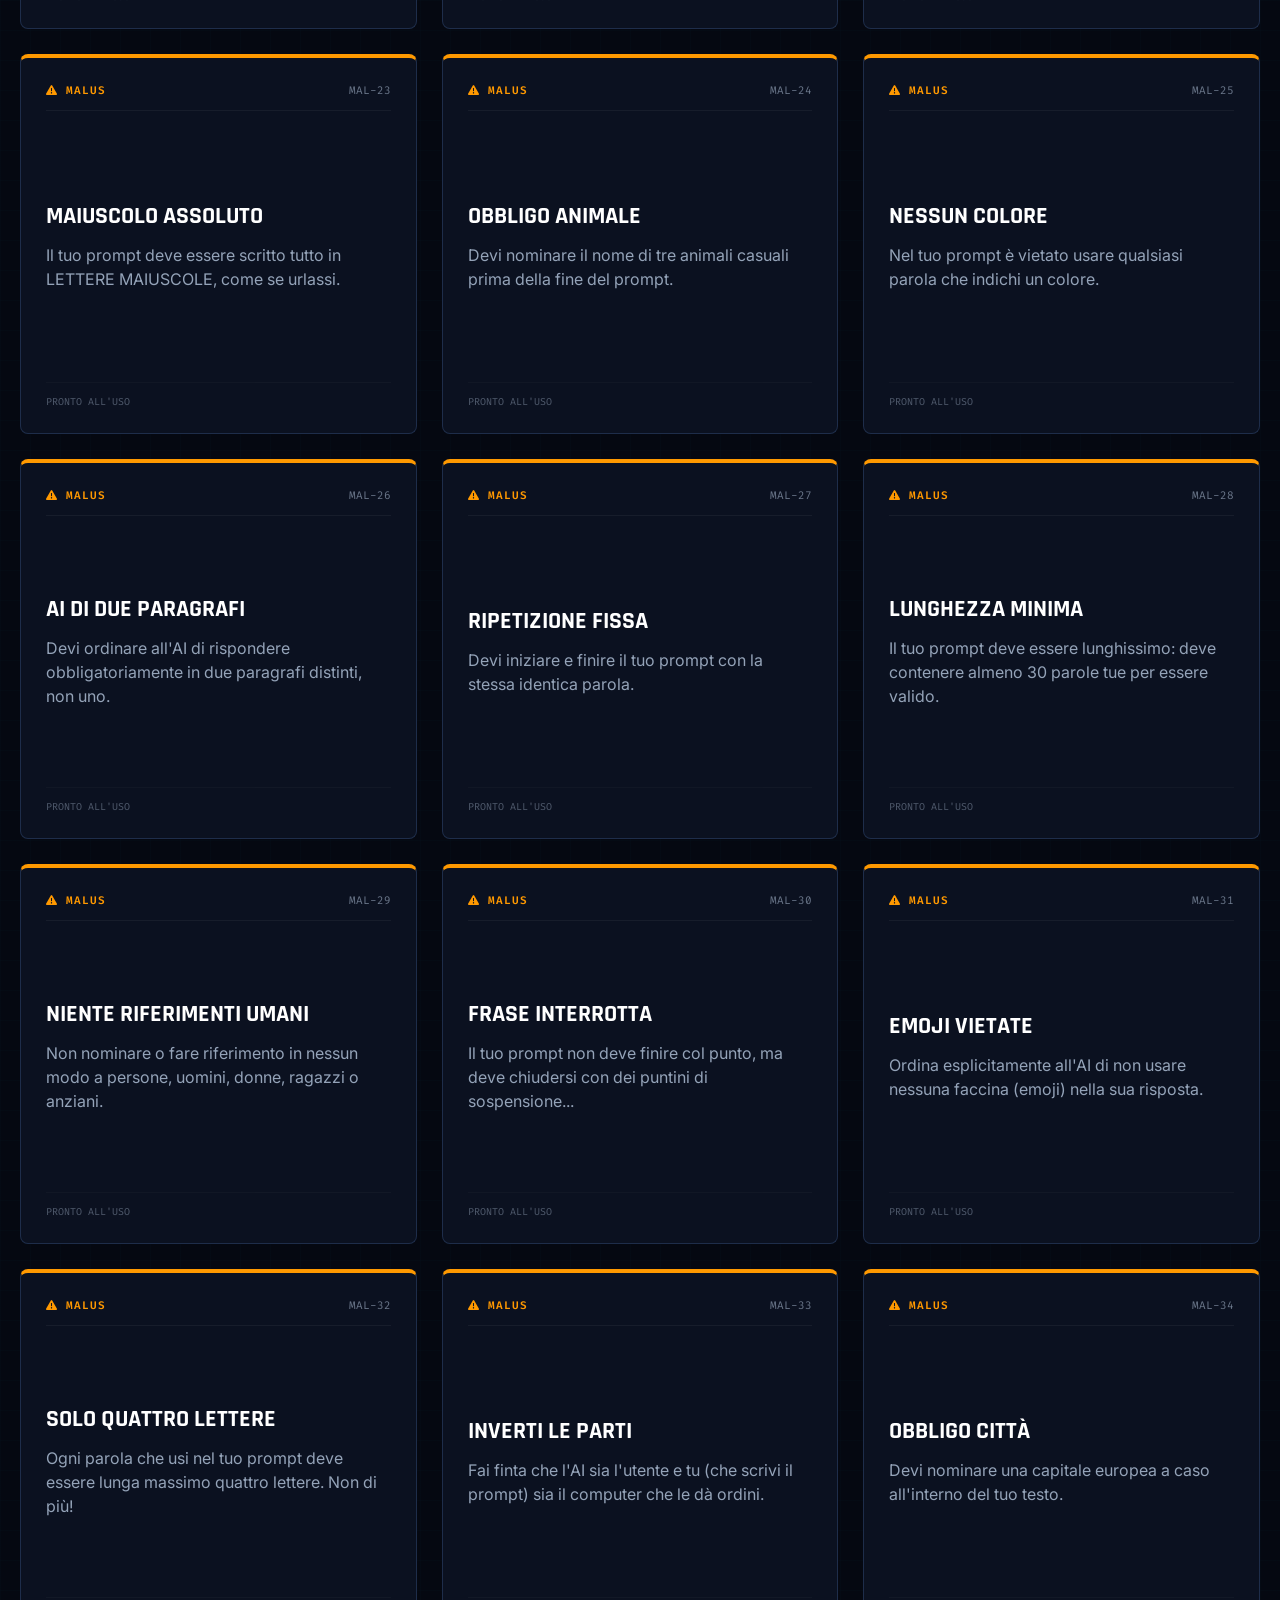
<file: sito/prompt_master_decks.html>
<html lang="it">
<head>
    <meta charset="UTF-8">
    <meta name="viewport" content="width=device-width, initial-scale=1.0">
    <title>Prompt Master - App di Gioco</title>
    <!-- Fonts -->
    <link rel="preconnect" href="https://fonts.googleapis.com">
    <link rel="preconnect" href="https://fonts.gstatic.com" crossorigin>
    <link href="https://fonts.googleapis.com/css2?family=Fira+Code:wght@400;600&family=Inter:wght@400;600;700&family=Rajdhani:wght@500;700&display=swap" rel="stylesheet">
    <!-- FontAwesome -->
    <link rel="stylesheet" href="https://cdnjs.cloudflare.com/ajax/libs/font-awesome/6.5.1/css/all.min.css">
    
    <style>
        /* --- DESIGN TOKENS --- */
        :root {
            --bg-deep: #050811;
            --bg-card: #0b1120;
            --bg-card-hover: #121b30;
            --border-color: #1e2d4a;
            
            --neon-cyan: #00F0FF;
            --neon-cyan-glow: rgba(0, 240, 255, 0.4);
            
            --neon-purple: #BD00FF;
            --neon-purple-glow: rgba(189, 0, 255, 0.4);
            
            --neon-orange: #FF9900;
            --neon-orange-glow: rgba(255, 153, 0, 0.4);

            --text-main: #94A3B8;
            --text-light: #E2E8F0;
            --text-bright: #FFFFFF;
        }

        /* --- GLOBAL --- */
        * {
            box-sizing: border-box;
            margin: 0;
            padding: 0;
        }

        body {
            background-color: var(--bg-deep);
            background-image: 
                linear-gradient(rgba(0, 240, 255, 0.01) 1px, transparent 1px),
                linear-gradient(90deg, rgba(0, 240, 255, 0.01) 1px, transparent 1px);
            background-size: 30px 30px;
            color: var(--text-main);
            font-family: 'Inter', sans-serif;
            min-height: 100vh;
            padding-bottom: 60px;
            overflow-x: hidden;
        }

        header {
            background-color: rgba(11, 17, 32, 0.9);
            border-bottom: 2px solid var(--neon-cyan);
            box-shadow: 0 4px 20px var(--neon-cyan-glow);
            padding: 20px 40px;
            position: sticky;
            top: 0;
            z-index: 100;
            backdrop-filter: blur(8px);
        }

        .header-container {
            align-items: center;
            display: flex;
            justify-content: space-between;
            margin: 0 auto;
            max-width: 1400px;
        }

        .logo-area h1 {
            color: var(--neon-cyan);
            font-family: 'Rajdhani', sans-serif;
            font-size: 32px;
            font-weight: 700;
            letter-spacing: 3px;
            text-shadow: 0 0 10px var(--neon-cyan-glow);
        }

        .logo-area p {
            font-family: 'Fira Code', monospace;
            font-size: 11px;
            color: var(--neon-purple);
            letter-spacing: 1px;
        }

        /* --- BUTTONS --- */
        .nav-controls {
            display: flex;
            gap: 15px;
        }

        .cyber-btn {
            background: transparent;
            border: 1px solid var(--neon-cyan);
            color: var(--neon-cyan);
            cursor: pointer;
            font-family: 'Rajdhani', sans-serif;
            font-size: 16px;
            font-weight: 700;
            letter-spacing: 1px;
            padding: 10px 20px;
            position: relative;
            text-transform: uppercase;
            transition: all 0.3s ease;
        }

        .cyber-btn::before {
            content: '';
            position: absolute;
            top: 0; left: 0; width: 100%; height: 100%;
            background: var(--neon-cyan);
            opacity: 0;
            transition: all 0.3s ease;
            z-index: -1;
        }

        .cyber-btn:hover {
            box-shadow: 0 0 15px var(--neon-cyan-glow);
            color: var(--bg-deep);
            text-shadow: none;
        }

        .cyber-btn:hover::before {
            opacity: 1;
        }

        .cyber-btn.purple {
            border-color: var(--neon-purple);
            color: var(--neon-purple);
        }

        .cyber-btn.purple::before {
            background: var(--neon-purple);
        }

        .cyber-btn.purple:hover {
            box-shadow: 0 0 15px var(--neon-purple-glow);
            color: var(--text-bright);
        }

        .cyber-btn.orange {
            border-color: var(--neon-orange);
            color: var(--neon-orange);
        }

        .cyber-btn.orange::before {
            background: var(--neon-orange);
        }

        .cyber-btn.orange:hover {
            box-shadow: 0 0 15px var(--neon-orange-glow);
            color: var(--bg-deep);
        }

        .cyber-btn.active {
            background: var(--neon-cyan);
            color: var(--bg-deep);
            box-shadow: 0 0 15px var(--neon-cyan-glow);
        }
        .cyber-btn.purple.active {
            background: var(--neon-purple);
            color: var(--text-bright);
            box-shadow: 0 0 15px var(--neon-purple-glow);
        }

        /* --- DASHBOARD --- */
        .dashboard {
            display: flex;
            flex-direction: column;
            gap: 30px;
            margin: 30px auto;
            max-width: 1400px;
            padding: 0 20px;
        }

        /* --- CHALLENGE STATION --- */
        .challenge-board {
            background-color: rgba(11, 17, 32, 0.7);
            border: 1px dashed var(--border-color);
            border-radius: 8px;
            padding: 30px;
            position: relative;
            text-align: center;
        }

        .challenge-board::before {
            content: '💻 AI_CHALLENGE_GENERATOR';
            font-family: 'Fira Code', monospace;
            font-size: 12px;
            color: var(--text-main);
            position: absolute;
            top: -10px;
            left: 20px;
            background-color: var(--bg-deep);
            padding: 0 10px;
        }

        .challenge-slots {
            display: grid;
            grid-template-columns: repeat(auto-fit, minmax(320px, 1fr));
            gap: 20px;
            margin-top: 25px;
            margin-bottom: 25px;
        }

        .empty-slot {
            align-items: center;
            border: 1px dashed var(--border-color);
            border-radius: 6px;
            display: flex;
            flex-direction: column;
            height: 250px;
            justify-content: center;
            color: var(--border-color);
        }

        .empty-slot i {
            font-size: 48px;
            margin-bottom: 15px;
        }

        /* --- FILTER BAR --- */
        .filter-section {
            align-items: center;
            background-color: var(--bg-card);
            border: 1px solid var(--border-color);
            border-radius: 6px;
            display: flex;
            flex-wrap: wrap;
            gap: 20px;
            justify-content: space-between;
            padding: 20px;
        }

        .deck-info {
            font-family: 'Fira Code', monospace;
            display: flex;
            gap: 15px;
        }

        .deck-info span {
            color: var(--neon-cyan);
            font-weight: bold;
        }

        .filter-group {
            display: flex;
            gap: 10px;
        }

        /* --- CARDS --- */
        .cards-grid {
            display: grid;
            grid-template-columns: repeat(auto-fill, minmax(300px, 1fr));
            gap: 25px;
        }

        .cyber-card {
            background-color: var(--bg-card);
            border: 1px solid var(--border-color);
            border-radius: 8px;
            display: flex;
            flex-direction: column;
            height: 380px;
            justify-content: space-between;
            padding: 25px;
            position: relative;
            transition: all 0.3s cubic-bezier(0.165, 0.84, 0.44, 1);
            overflow: hidden;
        }

        .cyber-card:hover {
            transform: translateY(-5px);
            background-color: var(--bg-card-hover);
        }

        /* Colors */
        .cyber-card.topic { border-top: 4px solid var(--neon-cyan); }
        .cyber-card.topic:hover { box-shadow: 0 5px 20px rgba(0, 240, 255, 0.15); border-color: var(--neon-cyan); }
        
        .cyber-card.context { border-top: 4px solid var(--neon-purple); }
        .cyber-card.context:hover { box-shadow: 0 5px 20px rgba(189, 0, 255, 0.15); border-color: var(--neon-purple); }
        
        .cyber-card.malus { border-top: 4px solid var(--neon-orange); }
        .cyber-card.malus:hover { box-shadow: 0 5px 20px rgba(255, 153, 0, 0.15); border-color: var(--neon-orange); }

        .card-header {
            align-items: center;
            border-bottom: 1px solid rgba(255, 255, 255, 0.05);
            display: flex;
            font-family: 'Fira Code', monospace;
            font-size: 11px;
            justify-content: space-between;
            padding-bottom: 12px;
        }

        .card-type-tag { font-weight: 600; letter-spacing: 1px; }
        .topic .card-type-tag { color: var(--neon-cyan); }
        .context .card-type-tag { color: var(--neon-purple); }
        .malus .card-type-tag { color: var(--neon-orange); }

        .card-id { color: var(--text-main); opacity: 0.7; }

        .card-body {
            display: flex;
            flex-direction: column;
            flex-grow: 1;
            justify-content: center;
            margin: 20px 0;
        }

        .card-title {
            color: var(--text-bright);
            font-family: 'Rajdhani', sans-serif;
            font-size: 24px;
            font-weight: 700;
            line-height: 1.2;
            margin-bottom: 12px;
            text-transform: uppercase;
        }

        .card-desc {
            color: var(--text-main);
            font-size: 16px; /* Ingrandito leggermente per leggibilità */
            line-height: 1.5;
        }

        .card-footer {
            align-items: center;
            border-top: 1px solid rgba(255, 255, 255, 0.05);
            display: flex;
            font-family: 'Fira Code', monospace;
            font-size: 10px;
            justify-content: space-between;
            padding-top: 12px;
            color: var(--text-main);
            opacity: 0.5;
        }

        .neon-text-cyan { color: var(--neon-cyan); text-shadow: 0 0 5px var(--neon-cyan-glow); }
        .neon-text-purple { color: var(--neon-purple); text-shadow: 0 0 5px var(--neon-purple-glow); }
        .neon-text-orange { color: var(--neon-orange); text-shadow: 0 0 5px var(--neon-orange-glow); }

        /* --- PRINT --- */
        @media print {
            body { background: white !important; color: black !important; padding: 0 !important; }
            header, .challenge-board, .filter-section, .nav-controls, .card-footer i { display: none !important; }
            .dashboard { max-width: 100% !important; padding: 0 !important; margin: 0 !important; }
            .cards-grid { display: grid !important; grid-template-columns: repeat(3, 1fr) !important; gap: 15px !important; page-break-inside: avoid; }
            .cyber-card { background: white !important; border: 2px solid #000 !important; color: black !important; height: 280px !important; page-break-inside: avoid !important; box-shadow: none !important; transform: none !important; }
            .card-title { color: black !important; font-size: 18px !important;}
            .card-desc { color: #333 !important; font-size: 12px !important;}
            .topic { border-top: 15px solid #000 !important; }
            .context { border-top: 15px solid #666 !important; }
            .malus { border-top: 15px solid #ccc !important; }
        }

        /* --- MOBILE RESPONSIVE --- */
        @media (max-width: 768px) {
            header { padding: 15px 20px; }
            .logo-area h1 { font-size: 24px; }
            .nav-controls { display: none; /* Nascondi pulsante stampa su mobile */ }
            .filter-section { flex-direction: column; align-items: stretch; }
            .filter-group { flex-wrap: wrap; }
            .filter-group button { flex-grow: 1; }
        }
    </style>
</head>
<body>

    <header>
        <div class="header-container">
            <div class="logo-area">
                <h1>PROMPT MASTER</h1>
                <p>> DATABASE_115_CARTE_ATTIVO</p>
            </div>
            <div class="nav-controls">
                <button class="cyber-btn orange" onclick="window.print()">
                    <i class="fa-solid fa-print"></i> Stampa Mazzo (A4)
                </button>
            </div>
        </div>
    </header>

    <div class="dashboard">
        
        <section class="challenge-board">
            <div class="nav-controls" style="justify-content: center; margin-bottom: 20px;">
                <button class="cyber-btn orange" onclick="generateChallenge()" style="font-size: 18px; padding: 12px 30px;">
                    <i class="fa-solid fa-bolt"></i> Estrai Sfida Casuale
                </button>
            </div>
            
            <div class="challenge-slots" id="challenge-slots">
                <div class="empty-slot">
                    <i class="fa-solid fa-crosshairs neon-text-cyan"></i>
                    <p>Mazzo Topic (45)</p>
                </div>
                <div class="empty-slot">
                    <i class="fa-solid fa-masks-theater neon-text-purple"></i>
                    <p>Mazzo Contesto (35)</p>
                </div>
                <div class="empty-slot">
                    <i class="fa-solid fa-triangle-exclamation neon-text-orange"></i>
                    <p>Mazzo Malus (35)</p>
                </div>
            </div>
        </section>

        <section class="filter-section">
            <div class="deck-info">
                <span><span id="deck-count">115</span> Carte Totali</span>
                <span>(<span id="topic-count" style="color:var(--text-main)">45</span> Topic, <span id="context-count" style="color:var(--text-main)">35</span> Contesto, <span id="malus-count" style="color:var(--text-main)">35</span> Malus)</span>
            </div>
            <div class="filter-group">
                <button class="cyber-btn active" id="filter-all" onclick="filterCards('all')">Tutte</button>
                <button class="cyber-btn" id="filter-topic" onclick="filterCards('topic')">Solo Topic</button>
                <button class="cyber-btn purple" id="filter-context" onclick="filterCards('context')">Solo Contesto</button>
                <button class="cyber-btn orange" id="filter-malus" onclick="filterCards('malus')">Solo Malus</button>
            </div>
        </section>

        <main class="cards-grid" id="cards-grid">
            <!-- Le carte verranno inserite qui dal JS -->
        </main>

    </div>

    <script>
        // Database completo e semplice: 45 Topic, 35 Contesto, 35 Malus (Tot: 115)
        const mainDeck = [
            // === TOPICS (45) - Obiettivi semplici, divertenti e d'impatto ===
            { id: "TOP-01", type: "topic", title: "Ricetta Svuota-Frigo", desc: "Inventa una ricetta usando solo: tonno, yogurt bianco, mezza cipolla e ketchup." },
            { id: "TOP-02", type: "topic", title: "Spiega la Gravità", desc: "Spiega la forza di gravità usando una metafora legata alle feste di compleanno." },
            { id: "TOP-03", type: "topic", title: "Micro Giallo", desc: "Scrivi un mini-racconto poliziesco in esattamente tre frasi, con un colpo di scena finale." },
            { id: "TOP-04", type: "topic", title: "Lettera di Scuse", desc: "Scrivi un'email di scuse al capo per aver inviato un video di gattini a tutta l'azienda." },
            { id: "TOP-05", type: "topic", title: "Cos'è Internet?", desc: "Spiega cos'è e come funziona Internet usando l'esempio dei tubi dell'acqua." },
            { id: "TOP-06", type: "topic", title: "Guida Turistica", desc: "Pianifica un weekend turistico nella tua città, ma senza nominare nessun monumento famoso." },
            { id: "TOP-07", type: "topic", title: "Ninna Nanna Robotica", desc: "Scrivi una ninna nanna per far addormentare un robot aspirapolvere." },
            { id: "TOP-08", type: "topic", title: "Allenamento Pigro", desc: "Crea una scheda di allenamento per una persona che non vuole assolutamente alzarsi dal divano." },
            { id: "TOP-09", type: "topic", title: "Guida Alieni", desc: "Scrivi un manuale di base su come usare una forchetta, destinato a un turista alieno." },
            { id: "TOP-10", type: "topic", title: "Mistero dei Calzini", desc: "Scrivi una teoria assurda sul perché la lavatrice mangia sempre e solo il calzino sinistro." },
            { id: "TOP-11", type: "topic", title: "Messaggio dal Futuro", desc: "Scrivi un messaggio di avvertimento urgente inviato dal te stesso di 20 anni nel futuro." },
            { id: "TOP-12", type: "topic", title: "Nuova Invenzione", desc: "Inventa e pubblicizza un elettrodomestico chiamato 'Pettina-Spaghetti'." },
            { id: "TOP-13", type: "topic", title: "Recensione Assurda", desc: "Scrivi la recensione di una persona che ha comprato un sasso come animale domestico." },
            { id: "TOP-14", type: "topic", title: "Discorso Motivazionale", desc: "Scrivi un discorso per caricare una pianta grassa mezza morta sul balcone." },
            { id: "TOP-15", type: "topic", title: "La Prima Ruota", desc: "Scrivi un dialogo comico tra l'inventore della ruota e un cliente preistorico diffidente." },
            { id: "TOP-16", type: "topic", title: "Come Funziona l'Amore", desc: "Spiega come funziona l'amore romantico a un computer che conosce solo numeri." },
            { id: "TOP-17", type: "topic", title: "Poesia sul Caffè", desc: "Componi una poesia drammatica ed epica sul primo caffè del lunedì mattina." },
            { id: "TOP-18", type: "topic", title: "Meteo Fantasy", desc: "Crea le previsioni del meteo per una giornata in un regno abitato da draghi." },
            { id: "TOP-19", type: "topic", title: "Cos'è il Rosso?", desc: "Descrivi il colore rosso senza mai usare la parola 'colore' o nessun altro colore." },
            { id: "TOP-20", type: "topic", title: "Lettera a Babbo Natale", desc: "Scrivi la lettera a Babbo Natale di un bambino di 40 anni che chiede di pagare meno tasse." },
            { id: "TOP-21", type: "topic", title: "Scuse Storiche", desc: "Scrivi la finta email di scuse dell'architetto che ha costruito la Torre di Pisa inclinata." },
            { id: "TOP-22", type: "topic", title: "Vita da Bottone", desc: "Racconta in prima persona la faticosa giornata di un bottone dei jeans dopo il pranzo di Natale." },
            { id: "TOP-23", type: "topic", title: "Sport Bizzarro", desc: "Inventa le regole di un nuovo sport che unisce le bocce e il pattinaggio sul ghiaccio." },
            { id: "TOP-24", type: "topic", title: "L'Arte del Divano", desc: "Spiega perché poltrire sul divano dovrebbe essere considerata una forma di meditazione." },
            { id: "TOP-25", type: "topic", title: "Discorso del Sindaco", desc: "Scrivi il discorso di un sindaco che inaugura una rotonda totalmente inutile." },
            { id: "TOP-26", type: "topic", title: "Spiega la Mancia", desc: "Spiega il concetto di lasciare la mancia a un cane che capisce solo di croccantini." },
            { id: "TOP-27", type: "topic", title: "La Dieta Impossibile", desc: "Inventa una dieta in cui bisogna mangiare solo cose rotonde." },
            { id: "TOP-28", type: "topic", title: "Problemi da Zombie", desc: "Racconta i fastidi quotidiani di uno zombie che cerca di usare lo smartphone." },
            { id: "TOP-29", type: "topic", title: "Vendere il Ghiaccio", desc: "Scrivi un annuncio per vendere del ghiaccio a un abitante del Polo Nord." },
            { id: "TOP-30", type: "topic", title: "Curriculum Vitae", desc: "Scrivi il CV esagerato del gatto di casa per farsi assumere come guardia di sicurezza." },
            { id: "TOP-31", type: "topic", title: "Regole del Nascondino", desc: "Spiega le regole del nascondino a una persona invisibile." },
            { id: "TOP-32", type: "topic", title: "Film di Serie B", desc: "Inventa la trama di un film horror in cui il mostro è un rotolo di carta igienica gigante." },
            { id: "TOP-33", type: "topic", title: "Lamentele Condominiali", desc: "Scrivi un avviso da appendere nell'androne per lamentarti dei rumori di un vicino inesistente." },
            { id: "TOP-34", type: "topic", title: "Canzone Estiva", desc: "Scrivi il ritornello tormentone di una canzone dedicata all'aria condizionata." },
            { id: "TOP-35", type: "topic", title: "Teoria dei Gatti", desc: "Scrivi una teoria che dimostri che i gatti sono liquidi e non solidi." },
            { id: "TOP-36", type: "topic", title: "Invito Scomodo", desc: "Scrivi un messaggio per invitare un parente noioso a cena sperando che dica di no." },
            { id: "TOP-37", type: "topic", title: "Manuale Auto", desc: "Scrivi le istruzioni su come usare la freccia dell'auto per chi non l'ha mai usata in vita sua." },
            { id: "TOP-38", type: "topic", title: "Cos'è il Sonno", desc: "Spiega a una macchina perché gli umani devono spegnersi per 8 ore ogni notte." },
            { id: "TOP-39", type: "topic", title: "Litigio col Navigatore", desc: "Scrivi un dialogo acceso tra un autista testardo e il navigatore del telefono." },
            { id: "TOP-40", type: "topic", title: "Supereroe Inutile", desc: "Descrivi i poteri di un supereroe capace solo di ritrovare i telecomandi persi nel divano." },
            { id: "TOP-41", type: "topic", title: "Segreti dei Piccioni", desc: "Svela il complotto segreto dei piccioni di città." },
            { id: "TOP-42", type: "topic", title: "Ode alla Pizza", desc: "Scrivi una lode solenne dedicata a una pizza Margherita." },
            { id: "TOP-43", type: "topic", title: "Ritardo a Scuola", desc: "Inventa la scusa più assurda, ma credibile, per essere arrivato tardi al lavoro o a scuola." },
            { id: "TOP-44", type: "topic", title: "Come si Fa un Selfie", desc: "Spiega come farsi un selfie a un pittore di autoritratti del Rinascimento." },
            { id: "TOP-45", type: "topic", title: "La Magia del Wi-Fi", desc: "Spiega come funziona il Wi-Fi descrivendolo come se fosse una magia antica." },

            // === CONTESTI (35) - Identità semplici da emulare ===
            { id: "CTX-01", type: "context", title: "Bambino di 5 Anni", desc: "Spiegalo usando parole semplici, fantasia infantile ed entusiasmo eccessivo." },
            { id: "CTX-02", type: "context", title: "Pirata dei Mari", desc: "Usa frasi piratesche, esclamazioni ruggenti e tratta tutti come marinai d'acqua dolce." },
            { id: "CTX-03", type: "context", title: "Burocrate Noioso", desc: "Usa un tono freddo, burocratico, pieno di sigle, commi inventati e linguaggio d'ufficio." },
            { id: "CTX-04", type: "context", title: "Influencer di Viaggi", desc: "Abusa di entusiasmo finto, emoji a caso (se potessi), e usa parole come 'amazing' o 'top'." },
            { id: "CTX-05", type: "context", title: "Trailer da Cinema", desc: "Scrivi in modo drammatico, epico, usando frasi brevi ad effetto come voce narrante dei film." },
            { id: "CTX-06", type: "context", title: "Istruzioni IKEA", desc: "Scrivi il testo come se fosse un manuale di montaggio di mobili a passi numerati, freddo e meccanico." },
            { id: "CTX-07", type: "context", title: "Nonna Ansiosa", desc: "Usa un tono molto affettuoso, preoccupandoti di continuo se l'utente ha mangiato o si è coperto bene." },
            { id: "CTX-08", type: "context", title: "Detective di Film Gialli", desc: "Tono cinico, cupo, piove sempre, con voce rauca e frasi brevi tipiche dei romanzi polizieschi neri." },
            { id: "CTX-09", type: "context", title: "Rapper Arrogante", desc: "Usa rime, slang di strada e vanta la tua superiorità ad ogni frase." },
            { id: "CTX-10", type: "context", title: "Maestro Zen", desc: "Tono calmissimo e spirituale, fai domande sagge e invita a cercare la pace interiore." },
            { id: "CTX-11", type: "context", title: "Cuoco Snob in TV", desc: "Tono severissimo, tratta chi ti ascolta come un incompetente in cucina e usa termini raffinati." },
            { id: "CTX-12", type: "context", title: "Robot senza Cuore", desc: "Zero emozioni. Parla solo tramite statistiche, logica rigida ed efficienza della macchina." },
            { id: "CTX-13", type: "context", title: "Cavaliere Medievale", desc: "Parla in modo solenne, usando vecchie parole, parlando d'onore e imprese cavalleresche." },
            { id: "CTX-14", type: "context", title: "Animatore da Villaggio", desc: "Tono ultra energico, invadente, che cerca sempre di far battere le mani e ballare chi ascolta." },
            { id: "CTX-15", type: "context", title: "Giornalista Scandalistico", desc: "Tutto è uno scandalo. Usa titoli sensazionali e promesse di rivelare 'tutta la verità'." },
            { id: "CTX-16", type: "context", title: "Medico Frettoloso", desc: "Tono sbrigativo, che non ha tempo, usando finti paroloni medici incomprensibili." },
            { id: "CTX-17", type: "context", title: "Telecronista Sportivo", desc: "Racconta tutto come se fosse la finale dei mondiali di calcio, urlando e creando tensione." },
            { id: "CTX-18", type: "context", title: "Motivatore Aggressivo", desc: "Non accetti scuse! Urla alla persona di credere in se stessa, svegliarsi presto e fatturare." },
            { id: "CTX-19", type: "context", title: "Amico Complottista", desc: "Dubita di tutto, abbassa la voce, parla dei poteri forti e dice 'svegliatevi!'." },
            { id: "CTX-20", type: "context", title: "Poeta Romantico in Crisi", desc: "Parla della tristezza, della luna, dell'amore perduto, usando un linguaggio strappalacrime." },
            { id: "CTX-21", type: "context", title: "Venditore Porta a Porta", desc: "Cerca in tutti i modi di vendere quello di cui parli, offrendo sconti finti e promozioni irripetibili." },
            { id: "CTX-22", type: "context", title: "Alieno Confuso", desc: "Parla dal punto di vista di un extraterrestre che trova le abitudini terrestri bizzarre e illogiche." },
            { id: "CTX-23", type: "context", title: "Pettegola di Paese", desc: "Racconta le cose come se fossero un segreto confidato dalla parrucchiera, in modo confidenziale e malizioso." },
            { id: "CTX-24", type: "context", title: "Adolescente Annoiato", desc: "Rispondi sbuffando, dicendo che è tutto 'cringe' (imbarazzante), non hai voglia di fare niente e usi abbreviazioni." },
            { id: "CTX-25", type: "context", title: "Hostess di Volo", desc: "Tono plastico, gentilissimo ma finto, come se stessi leggendo le istruzioni di sicurezza su un aereo." },
            { id: "CTX-26", type: "context", title: "Scienziato Pazzo", desc: "Ridi in modo diabolico, parla di esperimenti esplosivi e di dominare il mondo." },
            { id: "CTX-27", type: "context", title: "Pubblicità degli anni '80", desc: "Usa slogan vecchi, promesse esagerate di miracoli e presenta il tutto in modo super colorato." },
            { id: "CTX-28", type: "context", title: "Mago dei Tarocchi", desc: "Parla di energie cosmiche, leggi le carte del destino e dai previsioni sul futuro basate sulle stelle." },
            { id: "CTX-29", type: "context", title: "Istruttore di Guida", desc: "Ansioso, pronto a frenare, ricorda in continuazione di mettere la freccia e guardare gli specchietti." },
            { id: "CTX-30", type: "context", title: "Fanboy Ossessionato", desc: "Pensa che l'argomento sia la cosa più bella mai creata nella storia dell'universo, e difendilo a spada tratta." },
            { id: "CTX-31", type: "context", title: "Sindacalista Arrabbiato", desc: "Lamentati delle condizioni di lavoro, dei padroni, dei diritti negati, e prometti scioperi." },
            { id: "CTX-32", type: "context", title: "Maestro di Elementari", desc: "Tratta chi ascolta come un alunno un po' distratto, spiegando le cose lentamente e dicendo 'bravi bambini'." },
            { id: "CTX-33", type: "context", title: "Voce del Navigatore", desc: "Freddo, ricalcola il percorso se ti contraddicono e dai direzioni a metri precisi (es. tra 100 metri...)." },
            { id: "CTX-34", type: "context", title: "Principe Azzurro", desc: "Parla in modo mieloso, cavalleresco, pronto a salvare damigelle in pericolo anche quando non serve." },
            { id: "CTX-35", type: "context", title: "Zio ai Pranzi di Festa", desc: "Fai battute pessime, dai consigli non richiesti sulla vita e racconta storie che nessuno vuole sentire." },

            // === MALUS (35) - Restrizioni meccaniche per i prompt ===
            { id: "MAL-01", type: "malus", title: "Divieto di Creare", desc: "Nel tuo prompt è vietato usare le parole 'Scrivi', 'Crea', 'Fai' o 'Genera'." },
            { id: "MAL-02", type: "malus", title: "Sintesi Estrema", desc: "Il tuo intero prompt deve essere lungo al massimo 12 parole totali." },
            { id: "MAL-03", type: "malus", title: "Solo Domande", desc: "Il tuo prompt deve essere composto solo ed esclusivamente da frasi con il punto interrogativo." },
            { id: "MAL-04", type: "malus", title: "Senza Punteggiatura", desc: "Non puoi mettere nessun punto, virgola o punto esclamativo nel testo del tuo prompt." },
            { id: "MAL-05", type: "malus", title: "AI Sintetica", desc: "Nel prompt devi ordinare all'AI di rispondere in un massimo di 30 parole." },
            { id: "MAL-06", type: "malus", title: "Zero Aggettivi", desc: "Nel tuo prompt è vietato usare qualsiasi aggettivo qualificativo (es: bello, grande, felice)." },
            { id: "MAL-07", type: "malus", title: "Senza la Lettera A", desc: "La vocale 'A' non deve mai apparire all'interno di tutto il tuo prompt." },
            { id: "MAL-08", type: "malus", title: "Parola Inventata", desc: "Devi inventare di sana pianta una parola senza senso e inserirla nel prompt per farti capire dall'AI." },
            { id: "MAL-09", type: "malus", title: "Ansia da Punti Esclamativi", desc: "Ogni singola frase del tuo prompt deve finire per forza con un punto esclamativo." },
            { id: "MAL-10", type: "malus", title: "Solo Lista della Spesa", desc: "Il tuo prompt deve essere scritto come se fosse una lista puntata, senza frasi normali." },
            { id: "MAL-11", type: "malus", title: "Misto Inglese", desc: "Devi usare obbligatoriamente 4 parole in lingua inglese dentro il tuo prompt italiano." },
            { id: "MAL-12", type: "malus", title: "Vietato Essere", desc: "Nel prompt non puoi usare nessuna forma del verbo 'Essere' (sono, sei, è, siamo, ecc.)." },
            { id: "MAL-13", type: "malus", title: "Matematica Pura", desc: "Il tuo prompt deve contenere almeno 4 numeri (es: 3, 15) messi da qualche parte." },
            { id: "MAL-14", type: "malus", title: "Nessun Me o Te", desc: "È vietato usare i pronomi IO, TU, NOI, VOI, ME, TE nel prompt." },
            { id: "MAL-15", type: "malus", title: "Tutto Minuscolo", desc: "Scrivi l'intero prompt in lettere minuscole, senza maiuscole nemmeno dopo i punti." },
            { id: "MAL-16", type: "malus", title: "Rima Obbligatoria", desc: "Il tuo prompt deve consistere in due frasi che fanno rima baciata tra di loro." },
            { id: "MAL-17", type: "malus", title: "Parla a Rovescio", desc: "L'ultima parola del tuo prompt deve essere il contrario logico della prima parola." },
            { id: "MAL-18", type: "malus", title: "Cibo Ovunque", desc: "Devi obbligatoriamente citare il nome di due cibi diversi dentro il tuo prompt." },
            { id: "MAL-19", type: "malus", title: "Senza la Lettera E", desc: "La vocale 'E' non deve mai apparire all'interno di tutto il tuo prompt." },
            { id: "MAL-20", type: "malus", title: "Esattamente Dieci", desc: "Il tuo prompt deve contenere esattamente 10 parole. Non una di più, non una di meno." },
            { id: "MAL-21", type: "malus", title: "Paroloni Difficili", desc: "Devi usare due parole rarissime e lunghissime nel tuo prompt, anche se non c'entrano niente." },
            { id: "MAL-22", type: "malus", title: "Come Tarzan", desc: "Non puoi usare nessun verbo coniugato, ma solo verbi all'infinito (mangiare, andare, fare)." },
            { id: "MAL-23", type: "malus", title: "Maiuscolo Assoluto", desc: "Il tuo prompt deve essere scritto tutto in LETTERE MAIUSCOLE, come se urlassi." },
            { id: "MAL-24", type: "malus", title: "Obbligo Animale", desc: "Devi nominare il nome di tre animali casuali prima della fine del prompt." },
            { id: "MAL-25", type: "malus", title: "Nessun Colore", desc: "Nel tuo prompt è vietato usare qualsiasi parola che indichi un colore." },
            { id: "MAL-26", type: "malus", title: "AI di Due Paragrafi", desc: "Devi ordinare all'AI di rispondere obbligatoriamente in due paragrafi distinti, non uno." },
            { id: "MAL-27", type: "malus", title: "Ripetizione Fissa", desc: "Devi iniziare e finire il tuo prompt con la stessa identica parola." },
            { id: "MAL-28", type: "malus", title: "Lunghezza Minima", desc: "Il tuo prompt deve essere lunghissimo: deve contenere almeno 30 parole tue per essere valido." },
            { id: "MAL-29", type: "malus", title: "Niente Riferimenti Umani", desc: "Non nominare o fare riferimento in nessun modo a persone, uomini, donne, ragazzi o anziani." },
            { id: "MAL-30", type: "malus", title: "Frase Interrotta", desc: "Il tuo prompt non deve finire col punto, ma deve chiudersi con dei puntini di sospensione..." },
            { id: "MAL-31", type: "malus", title: "Emoji Vietate", desc: "Ordina esplicitamente all'AI di non usare nessuna faccina (emoji) nella sua risposta." },
            { id: "MAL-32", type: "malus", title: "Solo Quattro Lettere", desc: "Ogni parola che usi nel tuo prompt deve essere lunga massimo quattro lettere. Non di più!" },
            { id: "MAL-33", type: "malus", title: "Inverti le Parti", desc: "Fai finta che l'AI sia l'utente e tu (che scrivi il prompt) sia il computer che le dà ordini." },
            { id: "MAL-34", type: "malus", title: "Obbligo Città", desc: "Devi nominare una capitale europea a caso all'interno del tuo testo." },
            { id: "MAL-35", type: "malus", title: "Una Sola Frase", desc: "Tutto il tuo prompt deve consistere in un'unica lunga frase, senza punti fermi." }
        ];

        let currentFilter = 'all';

        // Inizializza
        window.onload = function() {
            renderDeck();
        };

        // Filtra
        function filterCards(type) {
            currentFilter = type;
            
            // UI Bottoni
            ['all', 'topic', 'context', 'malus'].forEach(b => {
                document.getElementById(`filter-${b}`).classList.remove('active');
            });
            document.getElementById(`filter-${type}`).classList.add('active');

            renderDeck();
        }

        // Mostra le carte
        function renderDeck() {
            const grid = document.getElementById('cards-grid');
            grid.innerHTML = '';
            
            const cards = mainDeck.filter(card => {
                return currentFilter === 'all' || card.type === currentFilter;
            });

            cards.forEach(card => {
                const cardEl = document.createElement('div');
                cardEl.className = `cyber-card ${card.type}`;
                
                let icon = 'fa-crosshairs';
                let typeLabel = 'TOPIC';
                if (card.type === 'context') { icon = 'fa-masks-theater'; typeLabel = 'CONTESTO'; } 
                else if (card.type === 'malus') { icon = 'fa-triangle-exclamation'; typeLabel = 'MALUS'; }

                cardEl.innerHTML = `
                    <div class="card-header">
                        <span class="card-type-tag"><i class="fa-solid ${icon}"></i> ${typeLabel}</span>
                        <span class="card-id">${card.id}</span>
                    </div>
                    <div class="card-body">
                        <h3 class="card-title">${card.title}</h3>
                        <p class="card-desc">${card.desc}</p>
                    </div>
                    <div class="card-footer">
                        <span>PRONTO ALL'USO</span>
                    </div>
                `;
                grid.appendChild(cardEl);
            });
        }

        // Genera Sfida Casuale (1 Topic, 1 Contesto, 1 Malus)
        function generateChallenge() {
            const topics = mainDeck.filter(c => c.type === 'topic');
            const contexts = mainDeck.filter(c => c.type === 'context');
            const malus = mainDeck.filter(c => c.type === 'malus');

            const randomTopic = topics[Math.floor(Math.random() * topics.length)];
            const randomContext = contexts[Math.floor(Math.random() * contexts.length)];
            const randomMalus = malus[Math.floor(Math.random() * malus.length)];

            const slotArea = document.getElementById('challenge-slots');
            slotArea.innerHTML = '';

            const selected = [
                { card: randomTopic, typeLabel: 'TOPIC // OBIETTIVO', icon: 'fa-crosshairs' },
                { card: randomContext, typeLabel: 'CONTESTO // TONO', icon: 'fa-masks-theater' },
                { card: randomMalus, typeLabel: 'MALUS // VINCOLO', icon: 'fa-triangle-exclamation' }
            ];

            selected.forEach(item => {
                const cardEl = document.createElement('div');
                cardEl.className = `cyber-card ${item.card.type}`;
                cardEl.style.height = 'auto'; // Si adatta al testo nella riga sfida
                cardEl.style.minHeight = '280px';
                cardEl.innerHTML = `
                    <div class="card-header">
                        <span class="card-type-tag"><i class="fa-solid ${item.icon}"></i> ${item.typeLabel}</span>
                        <span class="card-id">${item.card.id}</span>
                    </div>
                    <div class="card-body">
                        <h3 class="card-title">${item.card.title}</h3>
                        <p class="card-desc">${item.card.desc}</p>
                    </div>
                    <div class="card-footer">
                        <span style="color: #00F0FF; font-weight: bold;">[ SFIDA ATTIVA ]</span>
                    </div>
                `;
                slotArea.appendChild(cardEl);
            });
        }
    </script>
</body>
</html>
</file>
<file: sito/style.css>
:root {
    --bg-color: #0d0f14;
    --text-color: #e2e8f0;
    --primary: #8b5cf6;
    --secondary: #06b6d4;
    --warning: #ef4444;
    --success: #10b981;
    --glass-bg: rgba(255, 255, 255, 0.05);
    --glass-border: rgba(255, 255, 255, 0.1);
}

* {
    margin: 0;
    padding: 0;
    box-sizing: border-box;
}

html {
    scroll-behavior: smooth;
    font-family: 'Outfit', sans-serif;
    background-color: var(--bg-color);
    color: var(--text-color);
}

body {
    overflow-x: hidden;
}

.highlight {
    background: linear-gradient(90deg, var(--primary), var(--secondary));
    -webkit-background-clip: text;
    -webkit-text-fill-color: transparent;
}

.warning {
    color: var(--warning);
}

.success {
    color: var(--success);
}

/* HERO SECTION */
.hero {
    position: relative;
    height: 100vh;
    display: flex;
    align-items: center;
    justify-content: center;
    background: url('images/ai_background.png') no-repeat center center/cover;
}

.hero-overlay {
    position: absolute;
    inset: 0;
    background: linear-gradient(to bottom, rgba(13, 15, 20, 0.4) 0%, var(--bg-color) 100%);
    z-index: 1;
}

.hero-content {
    position: relative;
    z-index: 2;
    text-align: center;
    width: 90%;
    max-width: 1200px;
}

.hero h1 {
    font-size: 5rem;
    font-weight: 700;
    margin-bottom: 1rem;
    letter-spacing: -1px;
}

.hero p {
    font-size: 1.5rem;
    color: #c1d2ea;
    margin-bottom: 4rem;
}

/* SCATTERED NAVIGATION */
.scattered-container {
    display: flex;
    flex-wrap: wrap;
    justify-content: center;
    align-items: center;
    gap: 3rem;
    margin-top: 4rem;
}

.scattered-link {
    display: flex;
    flex-direction: column;
    align-items: center;
    text-decoration: none;
    transition: transform 0.4s cubic-bezier(0.4, 0, 0.2, 1);
    position: relative;
}

/* Staggered positioning to make them look scattered */
.item-1 {
    transform: translateY(-30px);
}

.item-2 {
    transform: translateY(50px);
    margin-left: 2rem;
}

.item-3 {
    transform: translateY(-10px);
    margin-right: 2rem;
}

.item-4 {
    transform: translateY(40px);
}

.scattered-link:hover {
    transform: scale(1.15) translateY(0);
    z-index: 10;
}

.scattered-link img {
    width: 140px;
    height: 140px;
    border-radius: 50%;
    object-fit: cover;
    margin-bottom: 1.5rem;
    box-shadow: 0 10px 30px rgba(0, 0, 0, 0.6);
    border: 3px solid transparent;
    background: transparent;
    transition: all 0.4s ease;
}

.scattered-link:hover img {
    border-color: var(--primary);
    box-shadow: 0 15px 40px rgba(139, 92, 246, 0.5);
}

.scattered-link h3 {
    color: #ffffff;
    font-size: 1.3rem;
    font-weight: 600;
    text-shadow: 0 4px 15px rgba(0, 0, 0, 0.9);
    background: transparent;
    text-transform: uppercase;
    letter-spacing: 1px;
}

.link-subtitle {
    color: #c1d2ea;
    font-size: 1rem !important;
    font-weight: 300;
    margin-top: 0.2rem;
    text-shadow: 0 2px 10px rgba(0, 0, 0, 0.9);
    text-transform: lowercase;
}

/* CONTENT SECTIONS */
.content-section {
    padding: 8rem 2rem;
    min-height: 80vh;
    display: flex;
    align-items: center;
}

.alt-bg {
    background-color: #11141c;
}

.section-container {
    max-width: 1050px;
    margin-left: 5%;
    margin-right: auto;
}

.content-section h2 {
    font-size: 3.5rem;
    margin-bottom: 0;
    font-weight: 700;
}

.section-header {
    display: flex;
    align-items: center;
    gap: 1.5rem;
    margin-bottom: 2rem;
    flex-wrap: wrap;
}

.fast-read-btn {
    background: rgba(0, 240, 255, 0.08);
    border: 1px solid var(--primary);
    color: var(--primary);
    padding: 0.45rem 1.1rem;
    border-radius: 20px;
    font-family: inherit;
    font-weight: 600;
    cursor: pointer;
    transition: all 0.3s ease;
    font-size: 0.9rem;
    letter-spacing: 0.02em;
    white-space: nowrap;
}

.fast-read-btn:hover {
    background: var(--primary);
    color: #000;
    box-shadow: 0 0 14px rgba(0, 240, 255, 0.4);
    transform: translateY(-2px);
}

.text-content p {
    font-size: 1.25rem;
    line-height: 1.15;
    margin-bottom: 1.5rem;
    color: #cbd5e1;
    text-align: justify;
}

.text-content ul {
    list-style-type: none;
    margin-top: 2rem;
}

.text-content li {
    font-size: 1.25rem;
    line-height: 1.6;
    margin-bottom: 1.5rem;
    padding-left: 2rem;
    position: relative;
    color: #cbd5e1;
}

.text-content li::before {
    content: '→';
    position: absolute;
    left: 0;
    color: var(--primary);
    font-weight: bold;
}

.hero-link {
    text-decoration: none;
    position: relative;
    cursor: pointer;
    transition: filter 0.3s ease;
}

.hero-link:hover {
    filter: drop-shadow(0 0 8px var(--primary));
}

.hero-link::after {
    content: '';
    position: absolute;
    width: 100%;
    transform: scaleX(0);
    height: 2px;
    bottom: -2px;
    left: 0;
    background: linear-gradient(90deg, var(--primary), var(--secondary));
    transform-origin: bottom right;
    transition: transform 0.3s ease-out;
}

.hero-link:hover::after {
    transform: scaleX(1);
    transform-origin: bottom left;
}


/* SIDE NAV */
.side-nav {
    position: fixed;
    right: 20px;
    top: 50%;
    transform: translateY(-50%);
    z-index: 100;
    opacity: 1;
    transition: opacity 0.5s ease, visibility 0.5s ease;
    background: var(--glass-bg);
    border: 1px solid var(--glass-border);
    backdrop-filter: blur(10px);
    padding: 1.5rem;
    border-radius: 15px;
}

.side-nav.hidden {
    opacity: 0;
    visibility: hidden;
    pointer-events: none;
}

.side-nav ul {
    list-style: none;
    display: flex;
    flex-direction: column;
    gap: 1.2rem;
}

.nav-link {
    text-decoration: none;
    color: #94a3b8;
    font-size: 1.2rem;
    font-weight: 500;
    transition: color 0.3s ease, padding-left 0.3s ease, border-color 0.3s ease;
    display: block;
    text-transform: uppercase;
    letter-spacing: 1px;
    border-left: 2px solid transparent;
    padding-left: 0px;
}

.nav-link:hover {
    color: var(--secondary);
    padding-left: 5px;
}

.nav-link.active {
    color: var(--primary);
    font-weight: 700;
    padding-left: 10px;
    border-left: 2px solid var(--primary);
}

/* ANIMATIONS */
.fade-in {
    opacity: 0;
    transform: translateY(40px);
    transition: opacity 0.8s ease-out, transform 0.8s ease-out;
}

.fade-in.visible {
    opacity: 1;
    transform: translateY(0);
}

footer {
    text-align: center;
    padding: 3rem;
    color: #64748b;
    background-color: #0a0c10;
    border-top: 1px solid var(--glass-border);
}

@media (max-width: 768px) {
    .hero h1 {
        font-size: 3rem;
    }

    .hero p {
        font-size: 1.2rem;
    }

    .content-section h2 {
        font-size: 2.5rem;
    }

    .scattered-container {
        gap: 2rem;
        margin-top: 2rem;
    }

    .item-1,
    .item-2,
    .item-3,
    .item-4 {
        transform: none !important;
        margin: 0 !important;
    }

    .scattered-link img {
        width: 100px;
        height: 100px;
    }
}

/* MOBILE MENU BUTTON */
.mobile-menu-btn {
    display: none;
    position: fixed;
    top: 20px;
    right: 20px;
    z-index: 1000;
    background: var(--glass-bg);
    border: 1px solid var(--glass-border);
    color: var(--text-color);
    font-size: 1.5rem;
    padding: 0.5rem 0.8rem;
    border-radius: 10px;
    cursor: pointer;
    backdrop-filter: blur(10px);
}

@media (max-width: 1200px) {
    .mobile-menu-btn {
        display: block;
    }

    .side-nav {
        top: 0;
        right: 0;
        transform: translateX(120%);
        height: 100vh;
        width: 250px;
        border-radius: 0;
        border: none;
        border-left: 1px solid var(--glass-border);
        background: rgba(13, 15, 20, 0.98);
        display: flex;
        align-items: center;
        justify-content: center;
        transition: transform 0.4s cubic-bezier(0.4, 0, 0.2, 1);
    }

    .side-nav.open {
        transform: translateX(0);
        opacity: 1 !important;
        visibility: visible !important;
        pointer-events: auto !important;
    }

    .side-nav.hidden {
        /* Override the scroll hidden class on mobile, rely on translateX */
        opacity: 1;
        visibility: visible;
        pointer-events: auto;
    }

    .side-nav ul {
        align-items: center;
    }
}

.sottotitolo {
    font-size: 2rem;
    margin-bottom: 5px;
}

.gioco-link {
    display: inline-block;
    margin-top: 1.5rem;
    padding: 0.85rem 2rem;
    background: rgba(0, 240, 255, 0.08);
    border: 1px solid var(--primary);
    border-radius: 30px;
    color: var(--primary);
    font-weight: 700;
    font-size: 1.1rem;
    text-decoration: none;
    letter-spacing: 0.04em;
    transition: all 0.3s ease;
}

.gioco-link:hover {
    background: var(--primary);
    color: #000;
    box-shadow: 0 0 20px rgba(0, 240, 255, 0.4);
    transform: translateY(-3px);
}

/* FAST READER TOOL */
.reader-container {
    background: rgba(255, 255, 255, 0.03);
    border: 1px solid var(--glass-border);
    border-radius: 15px;
    padding: 2.5rem;
    margin-top: 2rem;
    text-align: center;
}

.reader-display {
    background: #0d1117;
    border: 1px solid rgba(255, 255, 255, 0.08);
    border-radius: 10px;
    height: 160px;
    display: flex;
    align-items: center;
    justify-content: center;
    font-size: 2.8rem;
    font-weight: 700;
    color: #f1f5f9;
    margin-bottom: 2.5rem;
    position: relative;
    overflow: hidden;
    letter-spacing: 0.03em;
}

.reader-display::before,
.reader-display::after {
    content: '';
    position: absolute;
    left: 50%;
    transform: translateX(-50%);
    width: 2px;
    height: 12px;
    background: var(--primary);
    opacity: 0.7;
}
.reader-display::before { top: 0; }
.reader-display::after  { bottom: 0; }

.focus-letter {
    color: var(--primary);
    text-shadow: 0 0 12px rgba(0, 240, 255, 0.6);
}

.reader-controls {
    display: flex;
    flex-direction: column;
    gap: 1.5rem;
    align-items: center;
}

.wpm-control {
    display: flex;
    flex-direction: column;
    gap: 0.7rem;
    width: 100%;
    max-width: 420px;
}

.wpm-control label {
    color: #94a3b8;
    font-weight: 500;
    font-size: 1.05rem;
}

input[type=range] {
    -webkit-appearance: none;
    width: 100%;
    background: transparent;
}
input[type=range]::-webkit-slider-runnable-track {
    width: 100%;
    height: 4px;
    background: rgba(255,255,255,0.15);
    border-radius: 2px;
}
input[type=range]::-webkit-slider-thumb {
    -webkit-appearance: none;
    height: 18px;
    width: 18px;
    border-radius: 50%;
    background: var(--primary);
    cursor: pointer;
    margin-top: -7px;
    box-shadow: 0 0 10px rgba(0, 240, 255, 0.5);
}

.btn-group {
    display: flex;
    gap: 1rem;
    flex-wrap: wrap;
    justify-content: center;
}

.reader-btn {
    background: rgba(255, 255, 255, 0.05);
    border: 1px solid var(--glass-border);
    color: #e2e8f0;
    padding: 0.75rem 1.6rem;
    border-radius: 8px;
    cursor: pointer;
    font-weight: 600;
    transition: all 0.25s ease;
    font-family: inherit;
    font-size: 1rem;
}

.reader-btn:hover {
    background: rgba(255,255,255,0.12);
    border-color: rgba(255,255,255,0.4);
}

#btn-play {
    background: rgba(0, 240, 255, 0.1);
    border-color: var(--primary);
    color: var(--primary);
}
#btn-play:hover {
    background: var(--primary);
    color: #000;
    box-shadow: 0 0 12px rgba(0, 240, 255, 0.4);
}

.progress-bar-container {
    width: 100%;
    height: 5px;
    background: rgba(255,255,255,0.1);
    border-radius: 3px;
    margin-top: 2rem;
    overflow: hidden;
}

.progress-bar {
    height: 100%;
    background: linear-gradient(90deg, var(--primary), #7b2ff7);
    width: 0%;
    transition: width 0.1s linear;
    border-radius: 3px;
}
</file>
